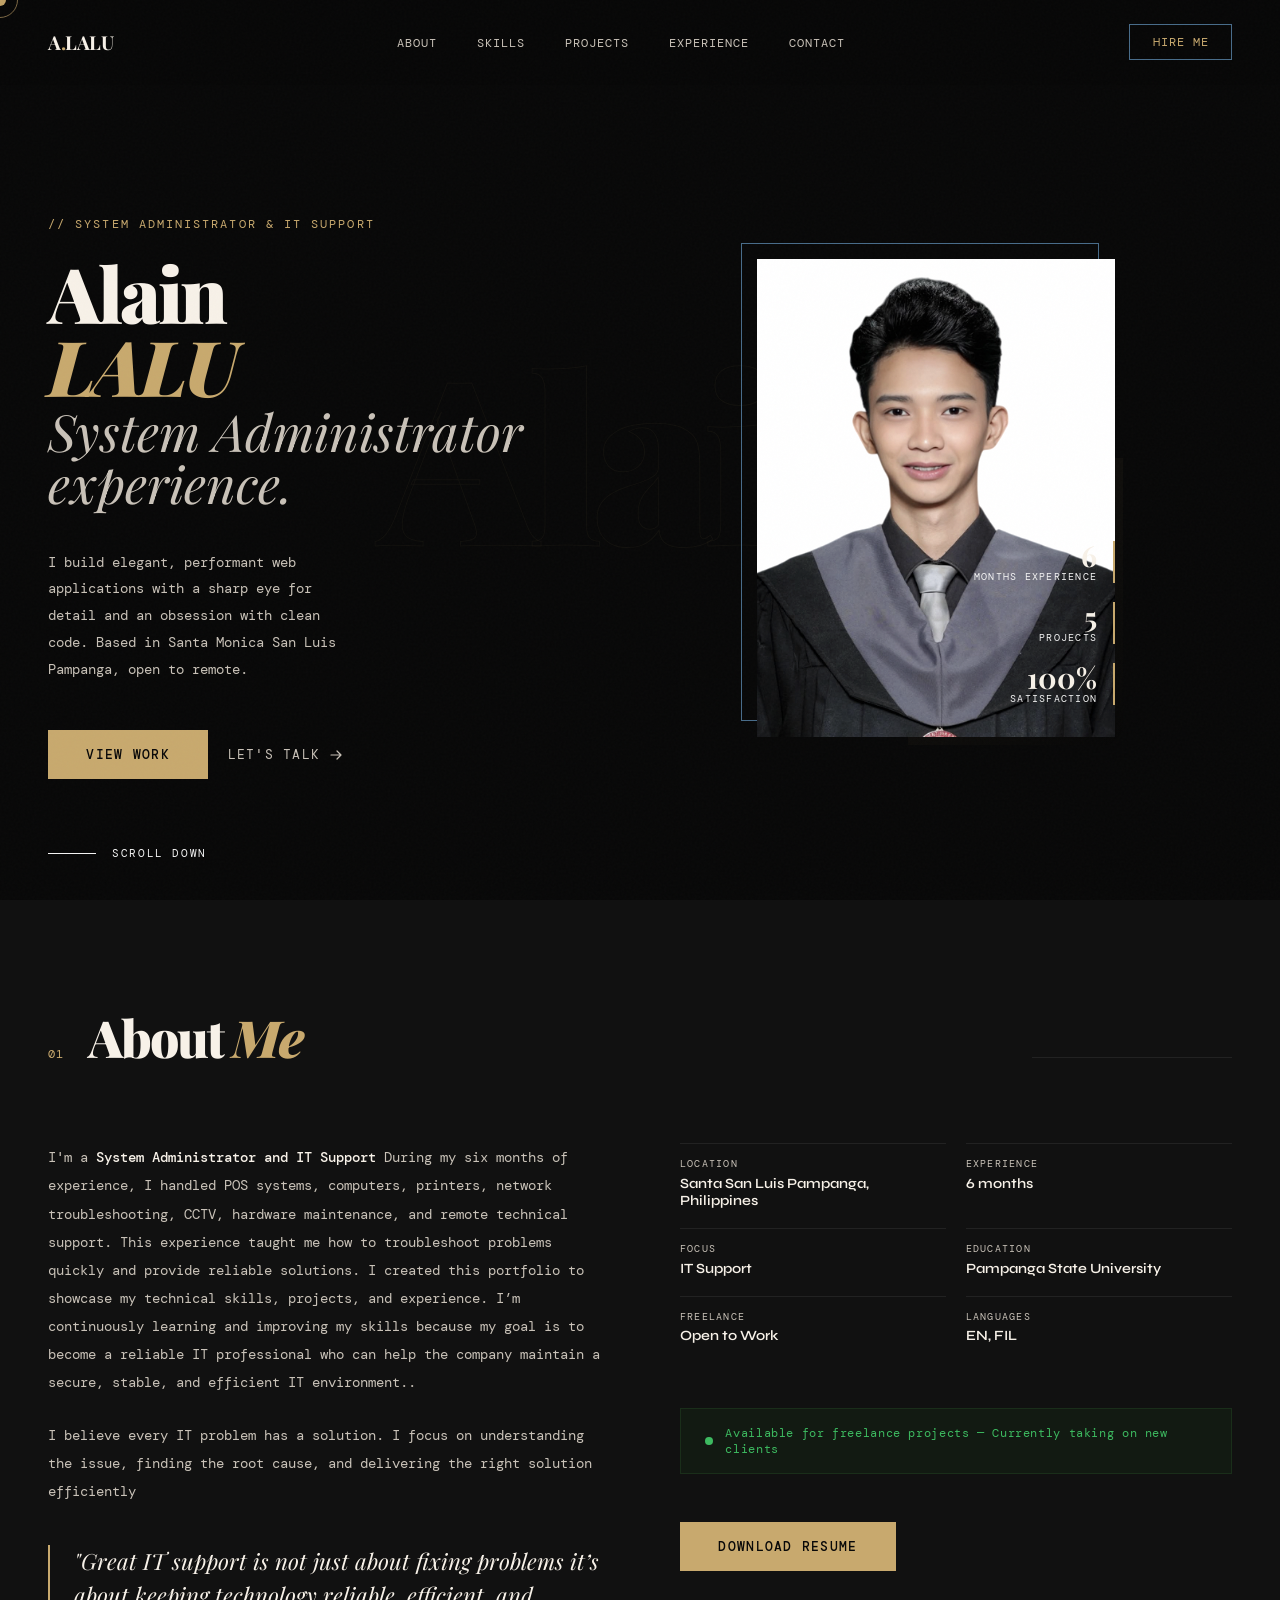
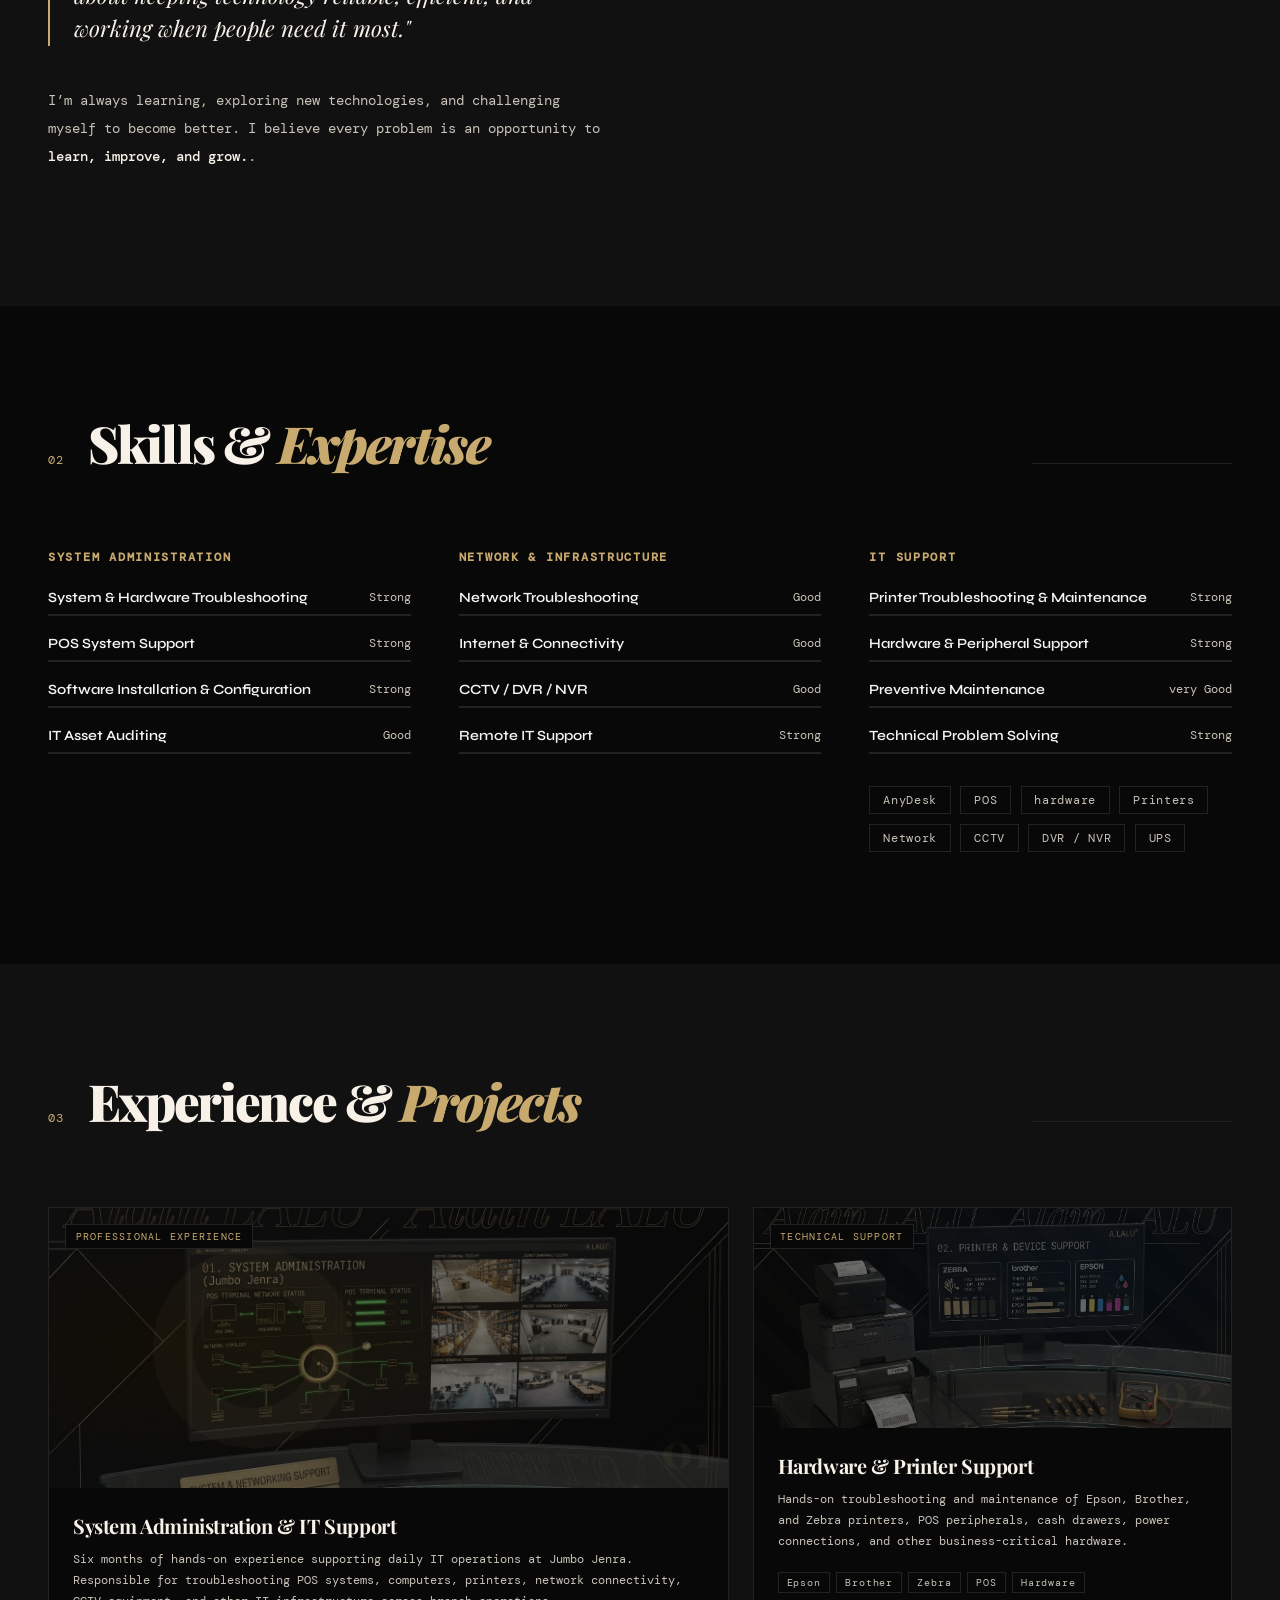
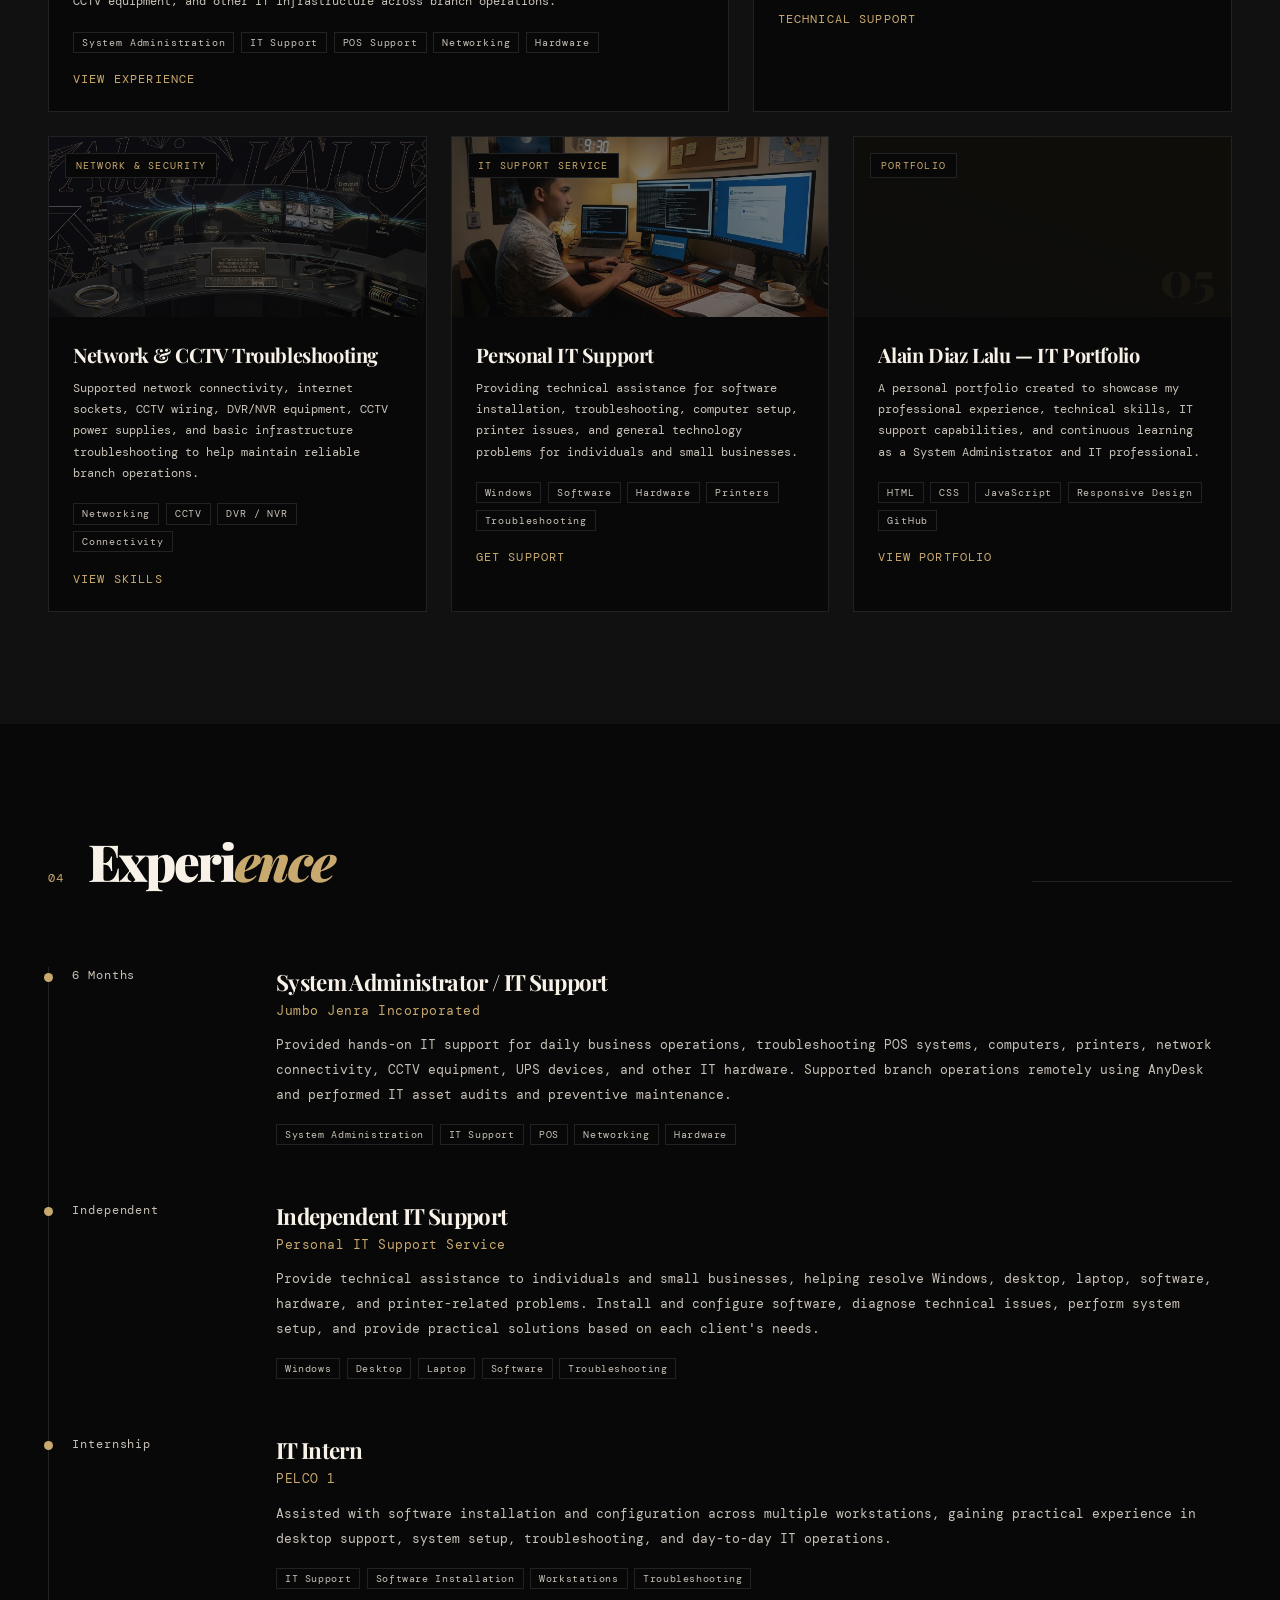
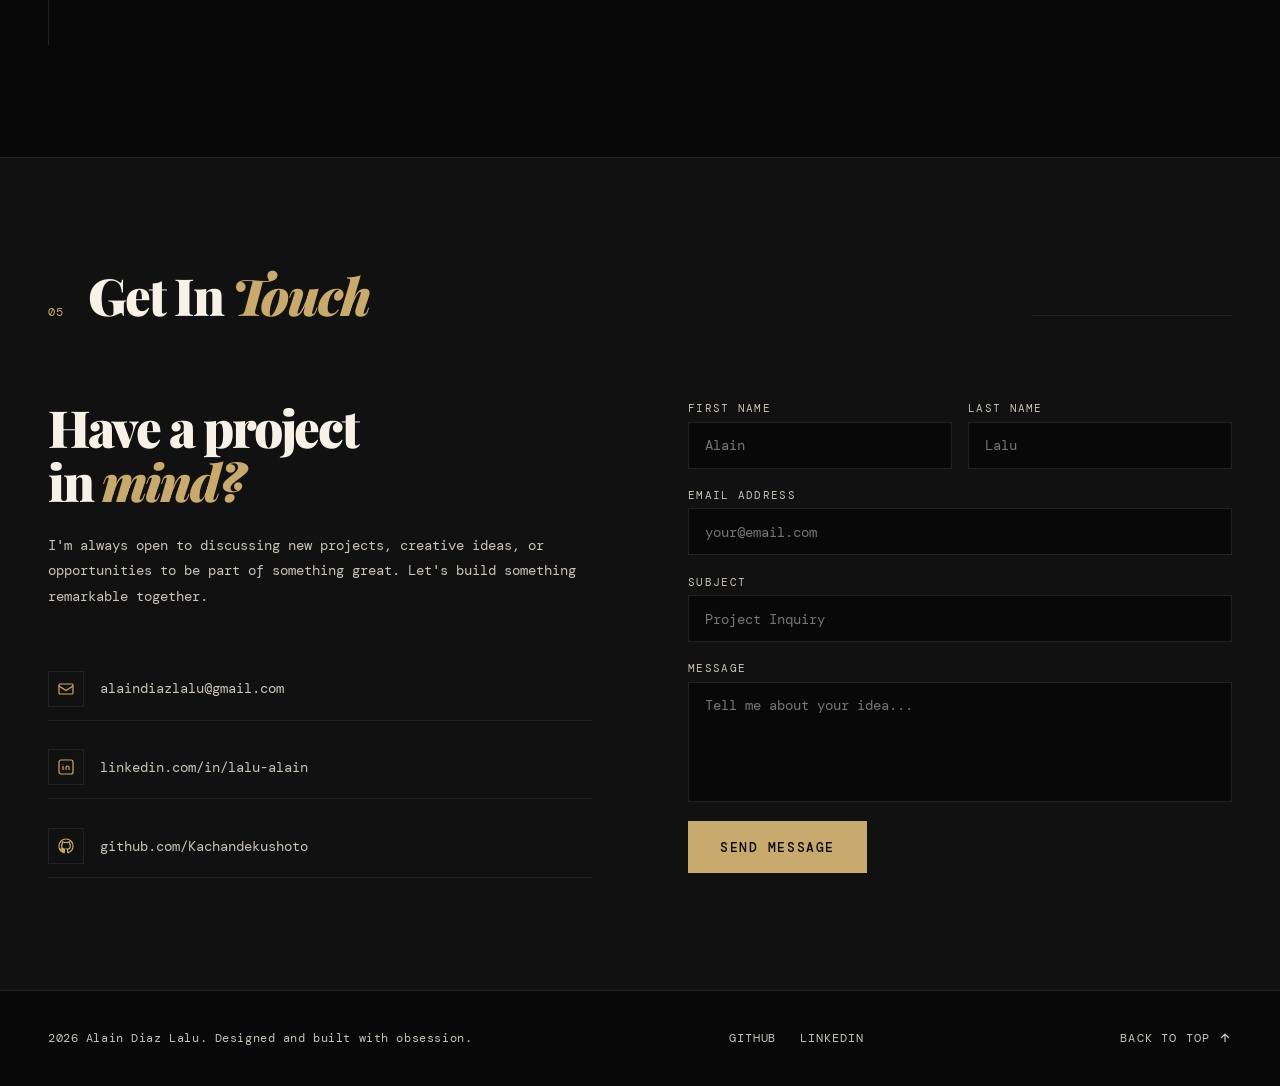
<file: index.html>
<!DOCTYPE html>
<html lang="en">
<head>
<meta charset="UTF-8" />
<meta name="viewport" content="width=device-width, initial-scale=1.0"/>
<title>Alain Diaz Lalu — Portfolio</title>
<link href="https://fonts.googleapis.com/css2?family=Playfair+Display:ital,wght@0,400;0,700;0,900;1,400;1,700&family=DM+Mono:ital,wght@0,300;0,400;0,500;1,300&family=Syne:wght@400;600;700;800&display=swap" rel="stylesheet"/>
<link rel="stylesheet" href="styles.css" />
</head>
<body>

<div id="cursor"></div>
<div id="cursor-ring"></div>

<!-- ─── NAV ─── -->
<nav id="navbar">
  <a href="#hero" class="nav-logo">A<span>.</span>LALU</a>
  <ul class="nav-links">
    <li><a href="#about">About</a></li>
    <li><a href="#skills">Skills</a></li>
    <li><a href="#projects">Projects</a></li>
    <li><a href="#experience">Experience</a></li>
    <li><a href="#contact">Contact</a></li>
  </ul>
  <a href="#contact" class="nav-cta">Hire Me</a>
  <button class="hamburger" id="hamburger" aria-label="Menu">
    <span></span><span></span><span></span>
  </button>
</nav>

<!-- Mobile Menu -->
<div class="mobile-menu" id="mobileMenu">
  <a href="#about" class="mobile-link">About</a>
  <a href="#skills" class="mobile-link">Skills</a>
  <a href="#projects" class="mobile-link">Projects</a>
  <a href="#experience" class="mobile-link">Experience</a>
  <a href="#contact" class="mobile-link">Contact</a>
</div>

<!-- ─── HERO ─── -->
<section id="hero">
  <div class="hero-bg-text">Alain</div>

  <div class="hero-left">
    <p class="hero-tag">// System Administrator &amp; IT SUPPORT</p>
    <h1 class="hero-name">Alain<br/><em>LALU</em></h1>
    <p class="hero-title">System Administrator<br/>experience.</p>
    <p class="hero-desc">
      I build elegant, performant web applications with a sharp eye for detail and an obsession with clean code. Based in Santa Monica San Luis Pampanga, open to remote.
    </p>
    <div class="hero-actions">
      <a href="#projects" class="btn-primary">View Work</a>
      <a href="#contact" class="btn-ghost">
        Let's Talk
        <svg width="16" height="16" viewBox="0 0 16 16" fill="none">
          <path d="M3 8H13M9 4L13 8L9 12" stroke="currentColor" stroke-width="1.2" stroke-linecap="round" stroke-linejoin="round"/>
        </svg>
      </a>
    </div>
  </div>

  <div class="hero-right">
    <div class="hero-image-wrap">
      <img src="LALU_ALAIN.png" alt="System Administrator & IT Support" class="hero-avatar" />
      <div class="hero-stats">
        <div class="stat-item">
          <div class="stat-num">6</div>
          <div class="stat-label">Months Experience</div>
        </div>
        <div class="stat-item">
          <div class="stat-num">5</div>
          <div class="stat-label">Projects</div>
        </div>
        <div class="stat-item">
          <div class="stat-num">100%</div>
          <div class="stat-label">Satisfaction</div>
        </div>
      </div>
    </div>
  </div>

  <div class="scroll-indicator">
    <div class="scroll-line"></div>
    <span class="scroll-text">Scroll Down</span>
  </div>
</section>

<!-- ─── ABOUT ─── -->
<section id="about">
  <div class="section-header reveal">
    <span class="section-num">01</span>
    <h2 class="section-title">About <em>Me</em></h2>
    <div class="section-line"></div>
  </div>
  <div class="about-grid">
    <div class="about-text reveal">
      <p>I'm a <strong> System Administrator and IT Support</strong> During my six months of experience, I handled POS systems, computers, printers, network troubleshooting, CCTV, hardware maintenance, and remote technical support. This experience taught me how to troubleshoot problems quickly and provide reliable solutions.
I created this portfolio to showcase my technical skills, projects, and experience. I’m continuously learning and improving my skills because my goal is to become a reliable IT professional who can help the company maintain a secure, stable, and efficient IT environment..</p>
      <p>I believe every IT problem has a solution. I focus on understanding the issue, finding the root cause, and delivering the right solution efficiently</p>
      <div class="about-quote">
        <blockquote>"Great IT support is not just about fixing problems it’s about keeping technology reliable, efficient, and working when people need it most."</blockquote>
      </div>
      <p>I’m always learning, exploring new technologies, and challenging myself to become better. I believe every problem is an opportunity to <strong>learn, improve, and grow.</strong>.</p>
    </div>
    <div class="about-right reveal reveal-delay-2">
      <div class="info-grid">
        <div class="info-item">
          <div class="info-label">Location</div>
          <div class="info-value">Santa San Luis Pampanga, Philippines</div>
        </div>
        <div class="info-item">
          <div class="info-label">Experience</div>
          <div class="info-value">6 months</div>
        </div>
        <div class="info-item">
          <div class="info-label">Focus</div>
          <div class="info-value">IT Support</div>
        </div>
        <div class="info-item">
          <div class="info-label">Education</div>
          <div class="info-value">Pampanga State University</div>
        </div>
        <div class="info-item">
          <div class="info-label">Freelance</div>
          <div class="info-value">Open to Work </div>
        </div>
        <div class="info-item">
          <div class="info-label">Languages</div>
          <div class="info-value">EN, FIL</div>
        </div>
      </div>
      <div class="availability">
        <div class="avail-dot"></div>
        <span class="avail-text">Available for freelance projects — Currently taking on new clients</span>
      </div>
      <a href="ALAIN_DIAZ_LALU.pdf" class="btn-primary resume-download" download>Download Resume</a>
    </div>
  </div>
</section>

<!-- ─── SKILLS ─── -->
<section id="skills">
  <div class="section-header reveal">
    <span class="section-num">02</span>
    <h2 class="section-title">Skills &amp; <em>Expertise</em></h2>
    <div class="section-line"></div>
  </div>

  <div class="skills-container">

    <!-- SYSTEM ADMINISTRATION -->
    <div class="skill-category reveal">
      <h3>System Administration</h3>

      <div class="skill-item">
        <div class="skill-header">
          <span class="skill-name">System &amp; Hardware Troubleshooting</span>
          <span class="skill-pct">Strong</span>
        </div>
        <div class="skill-bar">
          <div class="skill-fill" data-width="0.88"></div>
        </div>
      </div>

      <div class="skill-item">
        <div class="skill-header">
          <span class="skill-name">POS System Support</span>
          <span class="skill-pct">Strong</span>
        </div>
        <div class="skill-bar">
          <div class="skill-fill" data-width="0.90"></div>
        </div>
      </div>

      <div class="skill-item">
        <div class="skill-header">
          <span class="skill-name">Software Installation &amp; Configuration</span>
          <span class="skill-pct">Strong</span>
        </div>
        <div class="skill-bar">
          <div class="skill-fill" data-width="0.90"></div>
        </div>
      </div>

      <div class="skill-item">
        <div class="skill-header">
          <span class="skill-name">IT Asset Auditing</span>
          <span class="skill-pct">Good</span>
        </div>
        <div class="skill-bar">
          <div class="skill-fill" data-width="0.80"></div>
        </div>
      </div>
    </div>


    <!-- NETWORK & INFRASTRUCTURE -->
    <div class="skill-category reveal reveal-delay-1">
      <h3>Network &amp; Infrastructure</h3>

      <div class="skill-item">
        <div class="skill-header">
          <span class="skill-name">Network Troubleshooting</span>
          <span class="skill-pct">Good</span>
        </div>
        <div class="skill-bar">
          <div class="skill-fill" data-width="0.82"></div>
        </div>
      </div>

      <div class="skill-item">
        <div class="skill-header">
          <span class="skill-name">Internet &amp; Connectivity</span>
          <span class="skill-pct">Good</span>
        </div>
        <div class="skill-bar">
          <div class="skill-fill" data-width="0.80"></div>
        </div>
      </div>

      <div class="skill-item">
        <div class="skill-header">
          <span class="skill-name">CCTV / DVR / NVR</span>
          <span class="skill-pct">Good</span>
        </div>
        <div class="skill-bar">
          <div class="skill-fill" data-width="0.75"></div>
        </div>
      </div>

      <div class="skill-item">
        <div class="skill-header">
          <span class="skill-name">Remote IT Support</span>
          <span class="skill-pct">Strong</span>
        </div>
        <div class="skill-bar">
          <div class="skill-fill" data-width="0.85"></div>
        </div>
      </div>
    </div>


    <!-- IT SUPPORT -->
    <div class="skill-category reveal reveal-delay-2">
      <h3>IT Support</h3>

      <div class="skill-item">
        <div class="skill-header">
          <span class="skill-name">Printer Troubleshooting &amp; Maintenance</span>
          <span class="skill-pct">Strong</span>
        </div>
        <div class="skill-bar">
          <div class="skill-fill" data-width="0.90"></div>
        </div>
      </div>

      <div class="skill-item">
        <div class="skill-header">
          <span class="skill-name">Hardware &amp; Peripheral Support</span>
          <span class="skill-pct">Strong</span>
        </div>
        <div class="skill-bar">
          <div class="skill-fill" data-width="0.88"></div>
        </div>
      </div>

      <div class="skill-item">
        <div class="skill-header">
          <span class="skill-name">Preventive Maintenance</span>
          <span class="skill-pct">very Good</span>
        </div>
        <div class="skill-bar">
          <div class="skill-fill" data-width="0.80"></div>
        </div>
      </div>

      <div class="skill-item">
        <div class="skill-header">
          <span class="skill-name">Technical Problem Solving</span>
          <span class="skill-pct">Strong</span>
        </div>
        <div class="skill-bar">
          <div class="skill-fill" data-width="0.90"></div>
        </div>
      </div>

      <div class="tech-tags">
        <span class="tech-tag">AnyDesk</span>
        <span class="tech-tag">POS</span>
        <span class="tech-tag">hardware</span>
        <span class="tech-tag">Printers</span>
        <span class="tech-tag">Network </span>
        <span class="tech-tag">CCTV</span>
        <span class="tech-tag">DVR / NVR</span>
        <span class="tech-tag">UPS</span>
      </div>
    </div>

  </div>
</section>

<!-- ─── PROJECTS ─── -->
<!-- ─── EXPERIENCE & PROJECTS ─── -->
<section id="projects">
  <div class="section-header reveal">
    <span class="section-num">03</span>
    <h2 class="section-title">Experience &amp; <em>Projects</em></h2>
    <div class="section-line"></div>
  </div>

  <div class="projects-grid">

    <!-- PROJECT 01 -->
    <div class="project-card reveal">
      <div class="project-thumb">
        <img src="SystemAdmin&ITsupport.jpg" alt="System Administration and IT Support" />
        <div class="project-thumb-pattern proj-t1"></div>
        <span class="project-label">Professional Experience</span>
        <span class="project-num">01</span>
      </div>

      <div class="project-info">
        <h3 class="project-title">System Administration &amp; IT Support</h3>

        <p class="project-desc">
          Six months of hands-on experience supporting daily IT operations at
          Jumbo Jenra. Responsible for troubleshooting POS systems, computers,
          printers, network connectivity, CCTV equipment, and other IT
          infrastructure across branch operations.
        </p>

        <div class="project-tech">
          <span>System Administration</span>
          <span>IT Support</span>
          <span>POS Support</span>
          <span>Networking</span>
          <span>Hardware</span>
        </div>

        <div class="project-links">
          <a href="#experience" class="project-link">
            View Experience
          </a>
        </div>
      </div>
    </div>


    <!-- PROJECT 02 -->
    <div class="project-card reveal reveal-delay-1">
      <div class="project-thumb">
        <img src="technicalsupp.jpg" alt="Technical Support" />
        <div class="project-thumb-pattern proj-t2"></div>
        <span class="project-label">Technical Support</span>
        <span class="project-num">02</span>
      </div>

      <div class="project-info">
        <h3 class="project-title">Hardware &amp; Printer Support</h3>

        <p class="project-desc">
          Hands-on troubleshooting and maintenance of Epson, Brother, and Zebra
          printers, POS peripherals, cash drawers, power connections, and other
          business-critical hardware.
        </p>

        <div class="project-tech">
          <span>Epson</span>
          <span>Brother</span>
          <span>Zebra</span>
          <span>POS</span>
          <span>Hardware</span>
        </div>

        <div class="project-links">
          <a href="#contact" class="project-link">
            Technical Support
          </a>
        </div>
      </div>
    </div>


    <!-- PROJECT 03 -->
    <div class="project-card reveal">
      <div class="project-thumb">
        <img src="Network&Security.jpg" alt="Network and Security" />
        <div class="project-thumb-pattern proj-t3"></div>
        <span class="project-label">Network &amp; Security</span>
        <span class="project-num">03</span>
      </div>

      <div class="project-info">
        <h3 class="project-title">Network &amp; CCTV Troubleshooting</h3>

        <p class="project-desc">
          Supported network connectivity, internet sockets, CCTV wiring,
          DVR/NVR equipment, CCTV power supplies, and basic infrastructure
          troubleshooting to help maintain reliable branch operations.
        </p>

        <div class="project-tech">
          <span>Networking</span>
          <span>CCTV</span>
          <span>DVR / NVR</span>
          <span>Connectivity</span>
        </div>

        <div class="project-links">
          <a href="#skills" class="project-link">
            View Skills
          </a>
        </div>
      </div>
    </div>


    <!-- PROJECT 04 -->
    <div class="project-card reveal reveal-delay-1">
      <div class="project-thumb">
        <img src="SideHustle.jpg" alt="Side Hustle" />
        <div class="project-thumb-pattern proj-t4"></div>
        <span class="project-label">IT Support Service</span>
        <span class="project-num">04</span>
      </div>

      <div class="project-info">
        <h3 class="project-title">Personal IT Support</h3>

        <p class="project-desc">
          Providing technical assistance for software installation,
          troubleshooting, computer setup, printer issues, and general
          technology problems for individuals and small businesses.
        </p>

        <div class="project-tech">
          <span>Windows</span>
          <span>Software</span>
          <span>Hardware</span>
          <span>Printers</span>
          <span>Troubleshooting</span>
        </div>

        <div class="project-links">
          <a href="#contact" class="project-link">
            Get Support
          </a>
        </div>
      </div>
    </div>


    <!-- PROJECT 05 -->
    <div class="project-card reveal reveal-delay-2">
      <div class="project-thumb">
        <div class="project-thumb-pattern proj-t5"></div>
        <span class="project-label">Portfolio</span>
        <span class="project-num">05</span>
      </div>

      <div class="project-info">
        <h3 class="project-title">Alain Diaz Lalu — IT Portfolio</h3>

        <p class="project-desc">
          A personal portfolio created to showcase my professional experience,
          technical skills, IT support capabilities, and continuous learning
          as a System Administrator and IT professional.
        </p>

        <div class="project-tech">
          <span>HTML</span>
          <span>CSS</span>
          <span>JavaScript</span>
          <span>Responsive Design</span>
          <span>GitHub</span>
        </div>

        <div class="project-links">
          <a href="#hero" class="project-link">
            View Portfolio
          </a>
        </div>
      </div>
    </div>

  </div>
</section>
<!-- ─── EXPERIENCE ─── -->
<!-- ─── EXPERIENCE ─── -->
<section id="experience">
  <div class="section-header reveal">
    <span class="section-num">04</span>
    <h2 class="section-title">Experi<em>ence</em></h2>
    <div class="section-line"></div>
  </div>

  <div class="timeline">

    <!-- JUMBO JENRA -->
    <div class="timeline-item reveal">
      <div class="timeline-date">6 Months</div>

      <div class="timeline-content">
        <div class="timeline-role">
          System Administrator / IT Support
        </div>

        <div class="timeline-company">
          Jumbo Jenra Incorporated
        </div>

        <p class="timeline-desc">
          Provided hands-on IT support for daily business operations,
          troubleshooting POS systems, computers, printers, network
          connectivity, CCTV equipment, UPS devices, and other IT hardware.
          Supported branch operations remotely using AnyDesk and performed
          IT asset audits and preventive maintenance.
        </p>

        <div class="timeline-tags">
          <span>System Administration</span>
          <span>IT Support</span>
          <span>POS</span>
          <span>Networking</span>
          <span>Hardware</span>
        </div>
      </div>
    </div>


    <!-- IT SUPPORT SIDE HUSTLE -->
    <div class="timeline-item reveal reveal-delay-1">
      <div class="timeline-date">Independent</div>

      <div class="timeline-content">
        <div class="timeline-role">
          Independent IT Support
        </div>

        <div class="timeline-company">
          Personal IT Support Service
        </div>

        <p class="timeline-desc">
          Provide technical assistance to individuals and small businesses,
          helping resolve Windows, desktop, laptop, software, hardware, and
          printer-related problems. Install and configure software, diagnose
          technical issues, perform system setup, and provide practical
          solutions based on each client's needs.
        </p>

        <div class="timeline-tags">
          <span>Windows</span>
          <span>Desktop</span>
          <span>Laptop</span>
          <span>Software</span>
          <span>Troubleshooting</span>
        </div>
      </div>
    </div>


    <!-- PELCO -->
    <div class="timeline-item reveal reveal-delay-2">
      <div class="timeline-date">Internship</div>

      <div class="timeline-content">
        <div class="timeline-role">
          IT Intern
        </div>

        <div class="timeline-company">
          PELCO 1
        </div>

        <p class="timeline-desc">
          Assisted with software installation and configuration across
          multiple workstations, gaining practical experience in desktop
          support, system setup, troubleshooting, and day-to-day IT
          operations.
        </p>

        <div class="timeline-tags">
          <span>IT Support</span>
          <span>Software Installation</span>
          <span>Workstations</span>
          <span>Troubleshooting</span>
        </div>
      </div>
    </div>

  </div>
</section>

<!-- ─── CONTACT ─── -->
<section id="contact">
  <div class="section-header reveal">
    <span class="section-num">05</span>
    <h2 class="section-title">Get In <em>Touch</em></h2>
    <div class="section-line"></div>
  </div>
  <div class="contact-grid">
    <div class="contact-left reveal">
      <h3 class="contact-heading">Have a project<br/>in <em>mind?</em></h3>
      <p class="contact-sub">I'm always open to discussing new projects, creative ideas, or opportunities to be part of something great. Let's build something remarkable together.</p>
      <div class="contact-methods">
        <a href="mailto:alaindiazlalu@gmail.com" class="contact-method">
          <div class="contact-method-icon">
            <svg width="16" height="16" viewBox="0 0 16 16" fill="none" stroke="currentColor" stroke-width="1.2">
              <rect x="1" y="3" width="14" height="10" rx="1"/>
              <path d="M1 5L8 9.5L15 5"/>
            </svg>
          </div>
          alaindiazlalu@gmail.com
        </a>
        <a href="https://linkedin.com" class="contact-method" target="_blank">
          <div class="contact-method-icon">
            <svg width="16" height="16" viewBox="0 0 16 16" fill="none" stroke="currentColor" stroke-width="1.2">
              <rect x="1" y="1" width="14" height="14" rx="2"/>
              <path d="M5 7V11M5 5V5.5"/>
              <path d="M8 11V8.5C8 7.7 8.7 7 9.5 7C10.3 7 11 7.7 11 8.5V11"/>
            </svg>
          </div>
          linkedin.com/in/lalu-alain
        </a>
        <a href="https://github.com" class="contact-method" target="_blank">
          <div class="contact-method-icon">
            <svg width="16" height="16" viewBox="0 0 16 16" fill="none" stroke="currentColor" stroke-width="1.2">
              <path d="M8 1C4.13 1 1 4.13 1 8C1 11.1 3.05 13.72 5.88 14.65C6.23 14.71 6.36 14.5 6.36 14.31V13.12C4.43 13.54 4.02 12.22 4.02 12.22C3.7 11.4 3.24 11.19 3.24 11.19C2.61 10.76 3.29 10.77 3.29 10.77C3.99 10.82 4.36 11.49 4.36 11.49C4.98 12.56 5.97 12.25 6.39 12.07C6.45 11.62 6.63 11.31 6.83 11.14C5.27 10.97 3.63 10.36 3.63 7.64C3.63 6.87 3.9 6.24 4.38 5.75C4.31 5.58 4.07 4.86 4.45 3.9C4.45 3.9 5.03 3.72 6.36 4.62C6.91 4.47 7.46 4.39 8 4.39C8.54 4.39 9.09 4.47 9.64 4.62C10.97 3.72 11.55 3.9 11.55 3.9C11.93 4.86 11.69 5.58 11.62 5.75C12.1 6.24 12.37 6.87 12.37 7.64C12.37 10.37 10.73 10.97 9.16 11.13C9.41 11.34 9.64 11.75 9.64 12.38V14.31C9.64 14.5 9.77 14.72 10.13 14.65C12.96 13.72 15 11.1 15 8C15 4.13 11.87 1 8 1Z"/>
            </svg>
          </div>
          github.com/Kachandekushoto
        </a>
      </div>
    </div>
    <div class="contact-right reveal reveal-delay-2">
      <form class="contact-form" id="contactForm" action="https://formsubmit.co/alaindiazlalu@gmail.com" method="POST">
        <input type="hidden" name="_subject" value="New portfolio contact message"/>
        <input type="hidden" name="_template" value="table"/>
        <input type="hidden" name="_captcha" value="false"/>
        <input type="hidden" name="_replyto" id="replyTo" value=""/>
        <div class="form-row">
          <div class="form-group">
            <label class="form-label" for="fname">First Name</label>
            <input class="form-input" type="text" id="fname" name="first_name" placeholder="Alain" required/>
          </div>
          <div class="form-group">
            <label class="form-label" for="lname">Last Name</label>
            <input class="form-input" type="text" id="lname" name="last_name" placeholder="Lalu" required/>
          </div>
        </div>
        <div class="form-group">
          <label class="form-label" for="email">Email Address</label>
          <input class="form-input" type="email" id="email" name="email" placeholder="your@email.com" required/>
        </div>
        <div class="form-group">
          <label class="form-label" for="subject">Subject</label>
          <input class="form-input" type="text" id="subject" name="subject" placeholder="Project Inquiry"/>
        </div>
        <div class="form-group">
          <label class="form-label" for="message">Message</label>
          <textarea class="form-textarea" id="message" name="message" placeholder="Tell me about your idea..." required></textarea>
        </div>
        <button type="submit" class="submit-btn">Send Message</button>
        <p class="form-status" id="formStatus" role="status" aria-live="polite"></p>
      </form>
    </div>
  </div>
</section>

<!-- ─── FOOTER ─── -->
<footer>
  <p class="footer-copy">2026 Alain Diaz Lalu. Designed and built with obsession.</p>
  <div class="footer-socials">
    <a href="https://github.com/Kachandekushoto" target="_blank" rel="noopener noreferrer">GitHub</a>
    <a href="https://www.linkedin.com/in/lalu-alain" target="_blank" rel="noopener noreferrer">LinkedIn</a>
  </div>
  <a href="#hero" class="back-top">
    Back to Top
    <svg width="14" height="14" viewBox="0 0 14 14" fill="none" stroke="currentColor" stroke-width="1.2">
      <path d="M7 11V3M3 7L7 3L11 7"/>
    </svg>
  </a>
</footer>

<script src="script.js"></script>
</body>
</html>
</file>
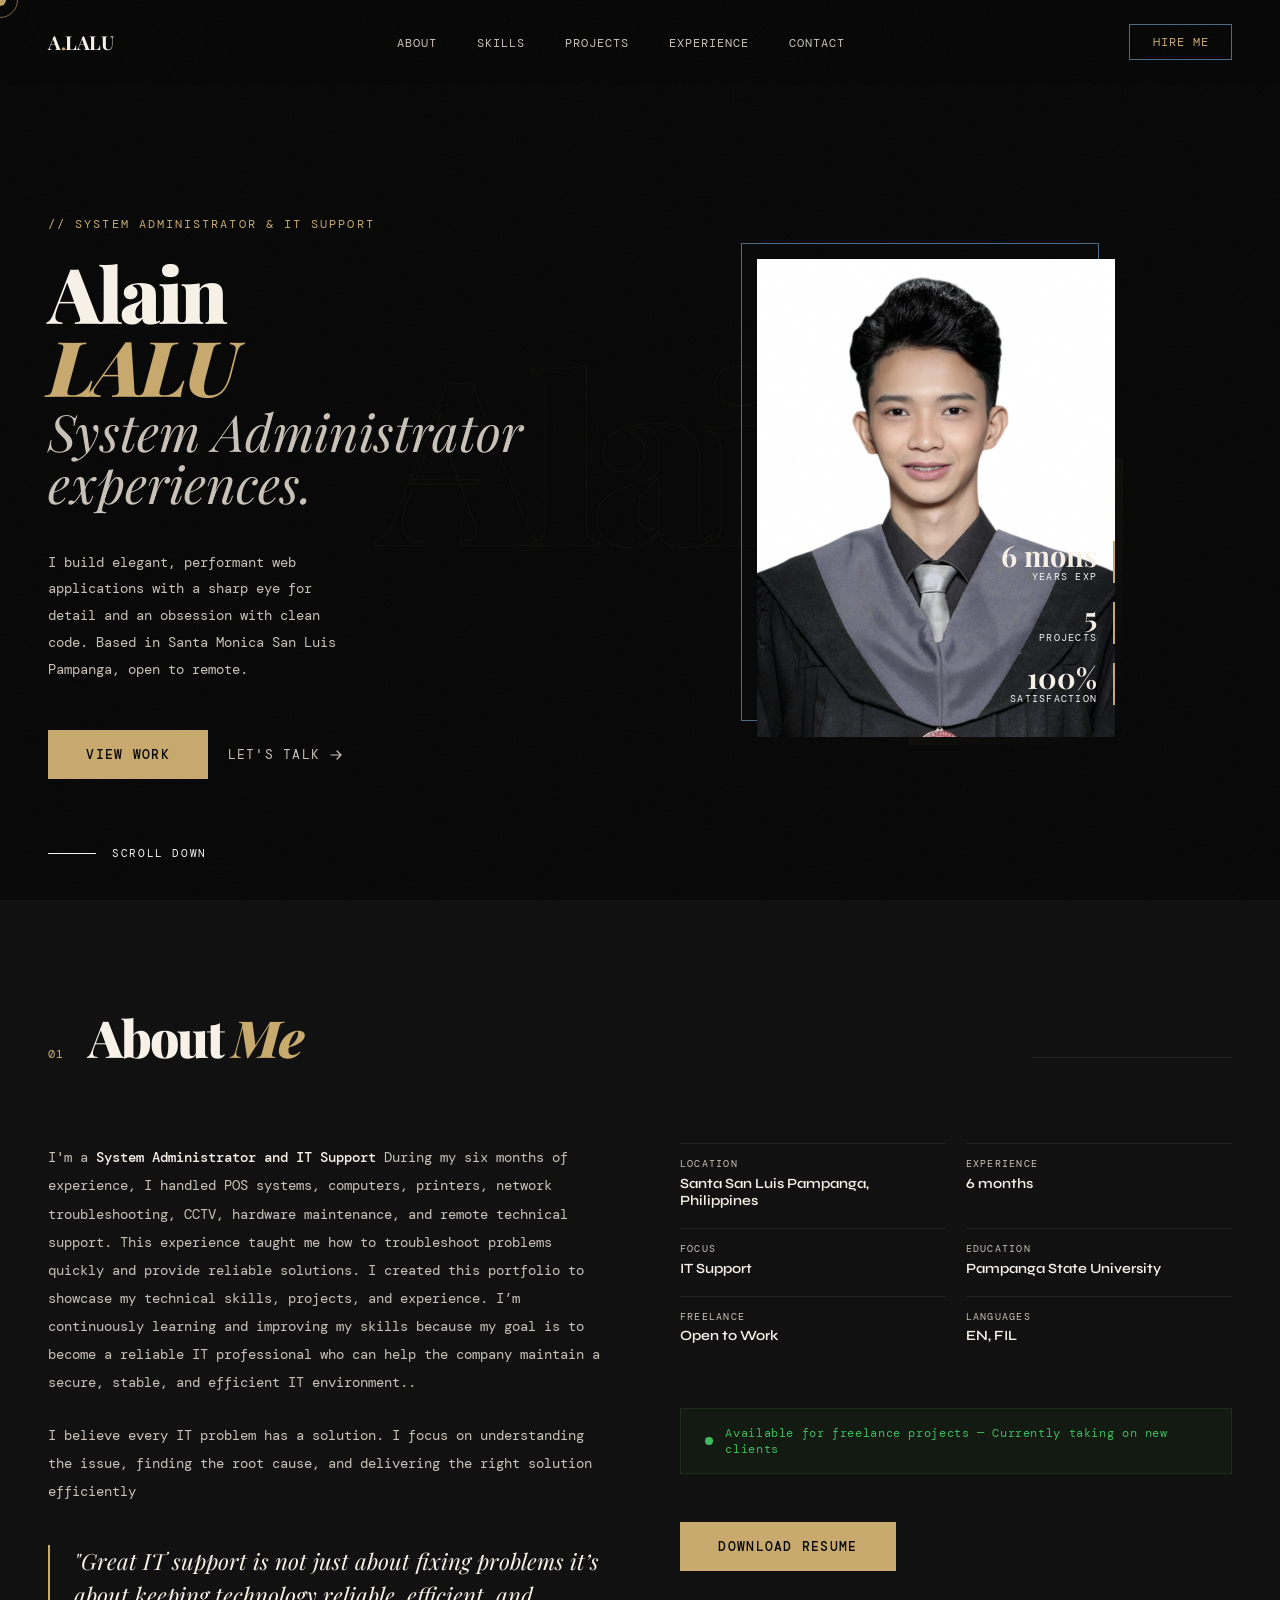
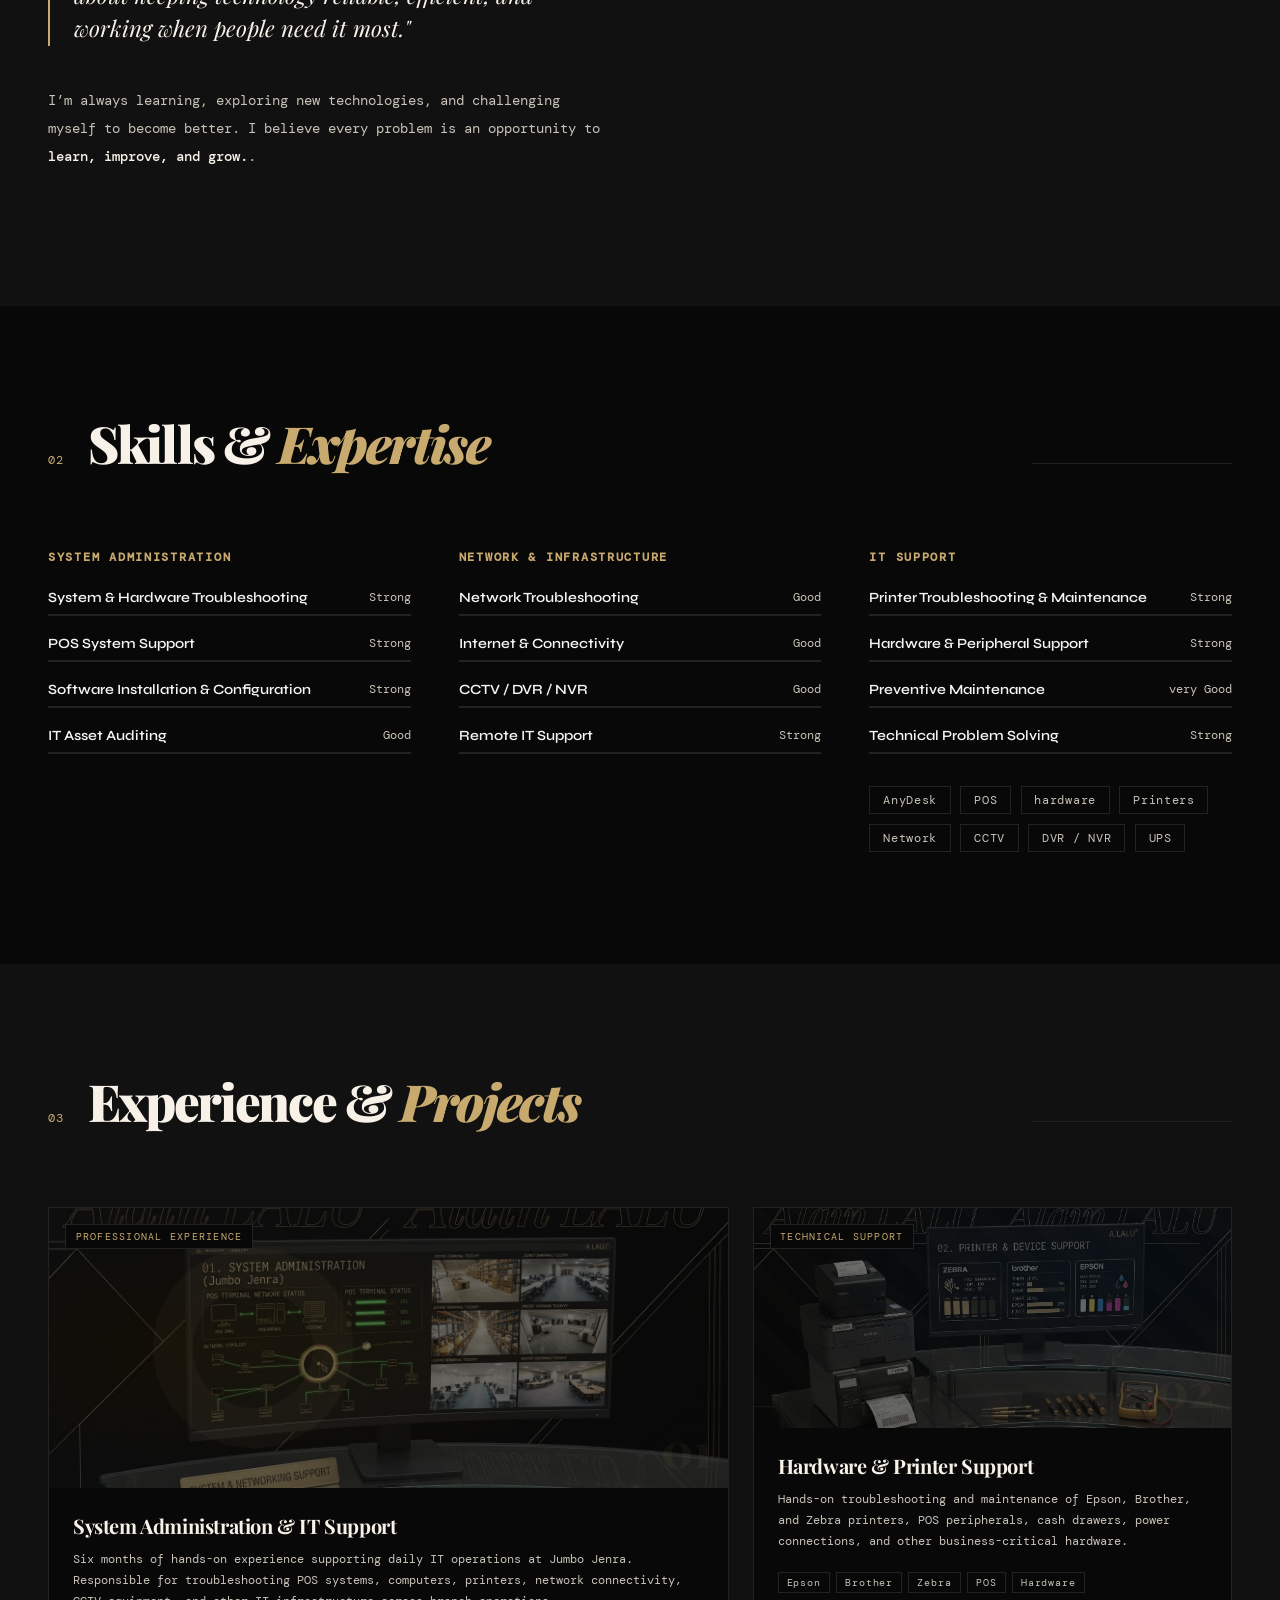
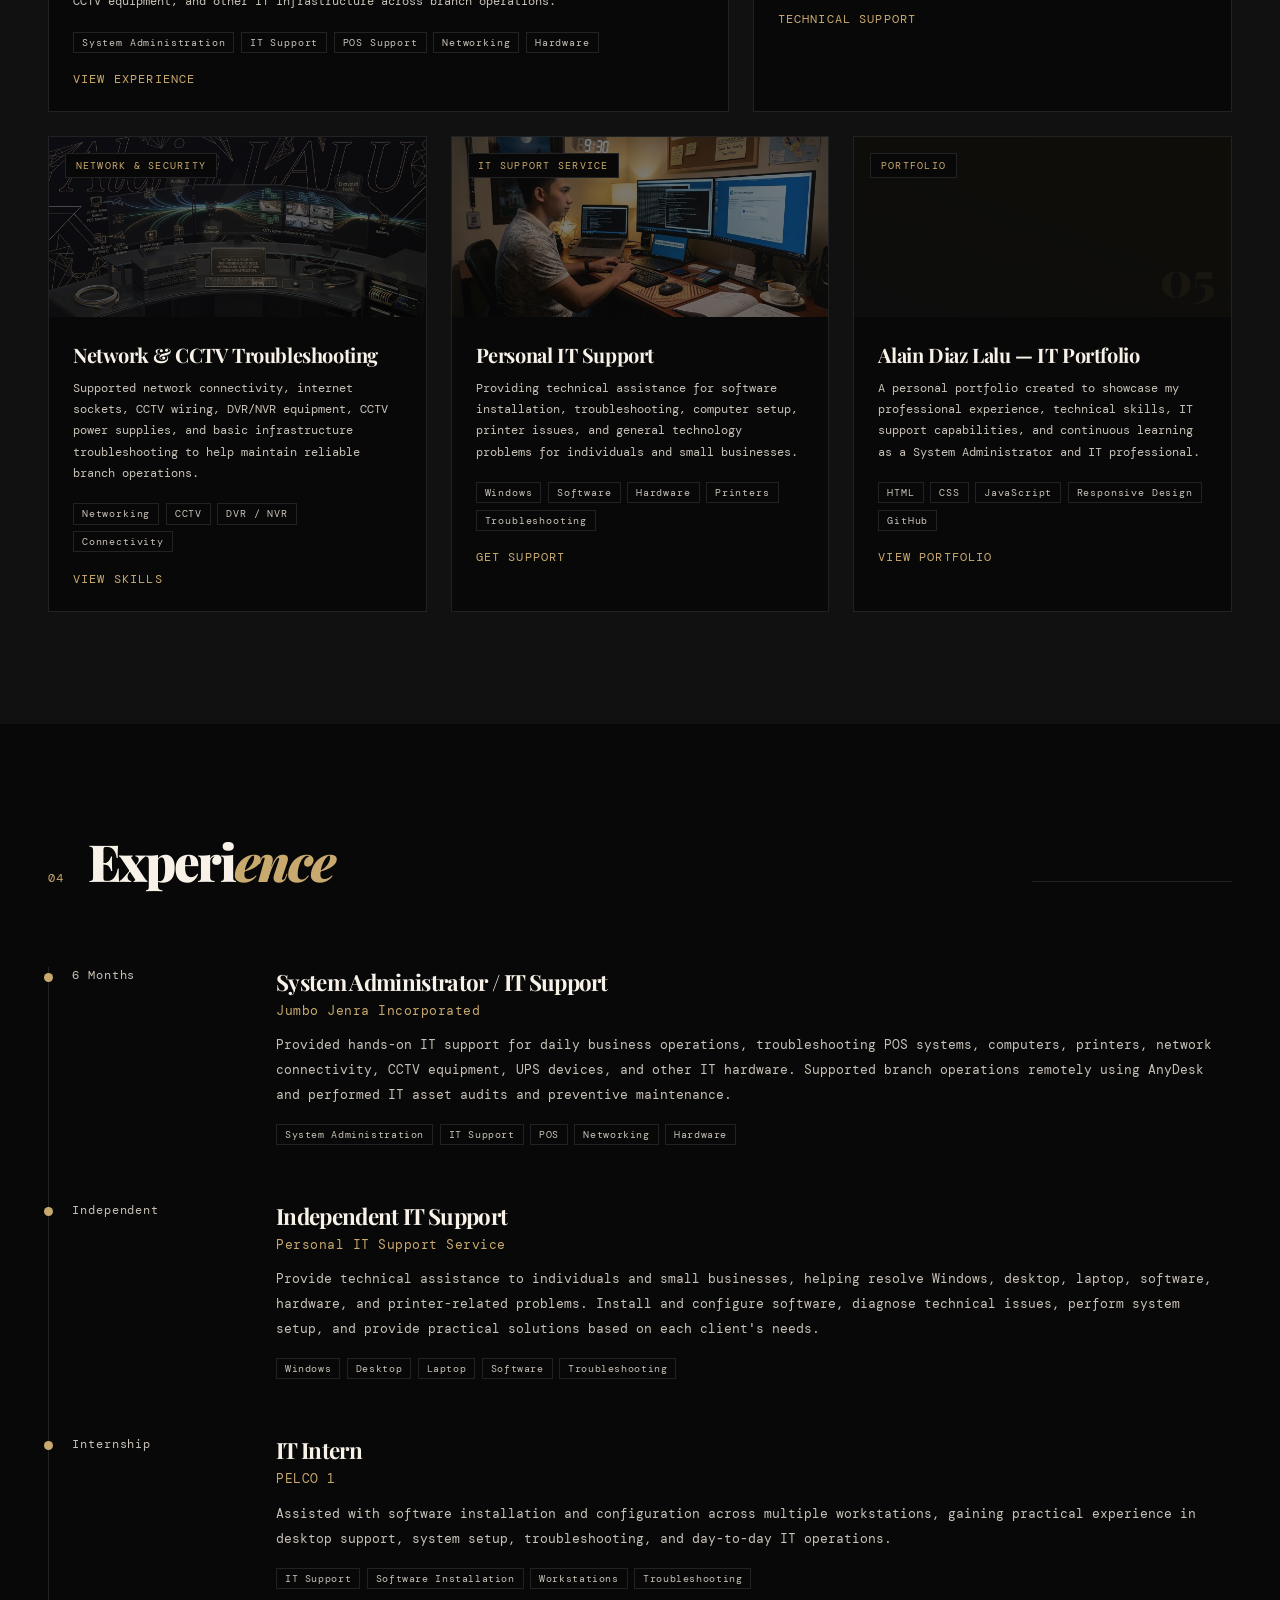
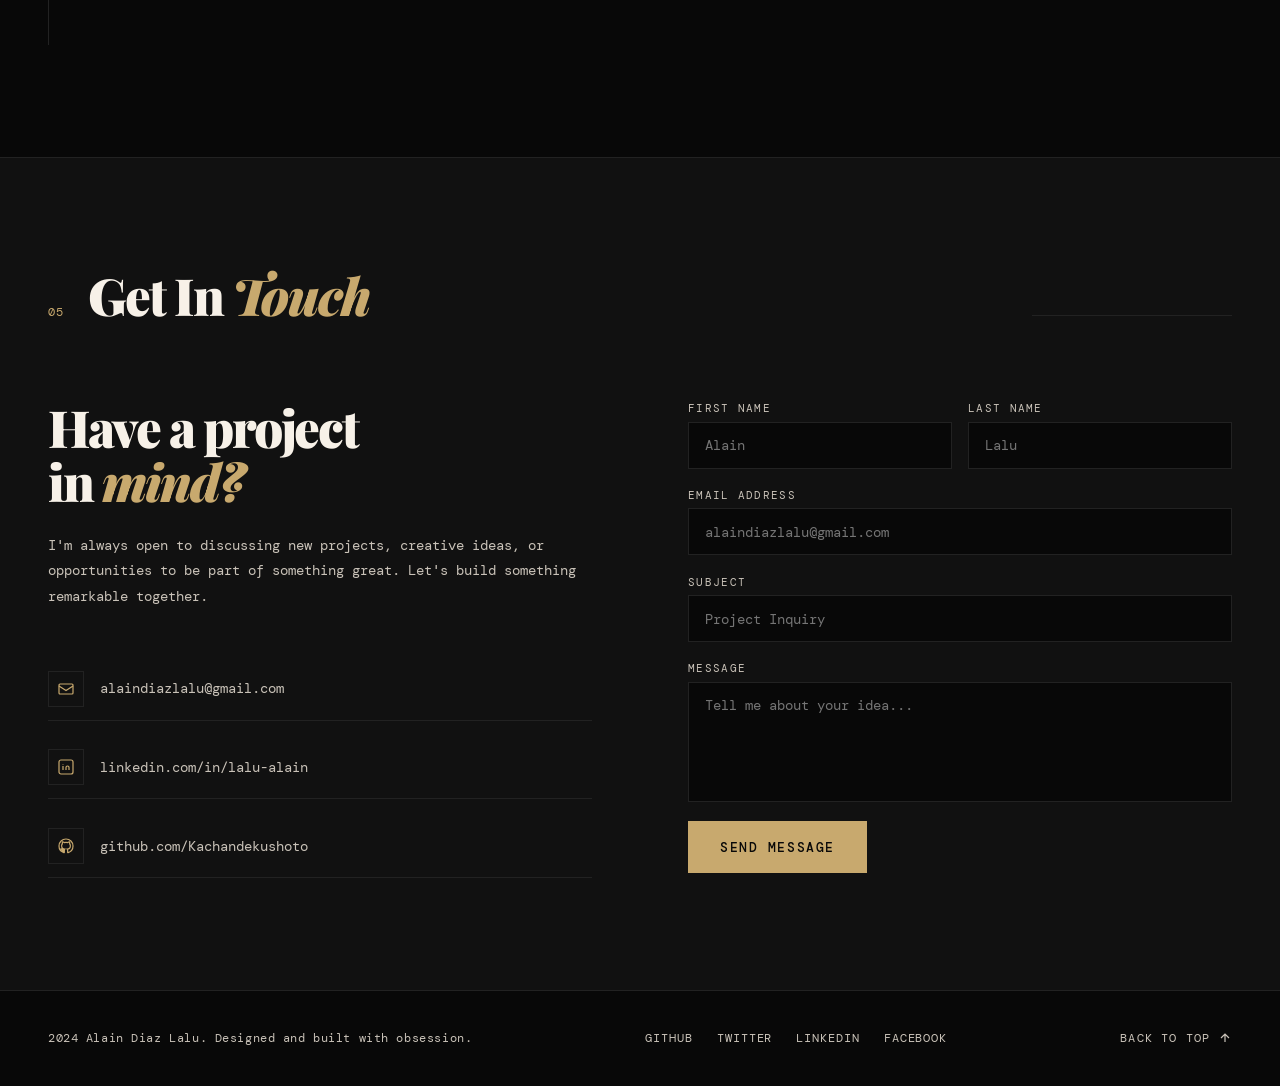
<file: index (1).html>
<!DOCTYPE html>
<html lang="en">
<head>
<meta charset="UTF-8" />
<meta name="viewport" content="width=device-width, initial-scale=1.0"/>
<title>Alain Diaz Lalu — Portfolio</title>
<link href="https://fonts.googleapis.com/css2?family=Playfair+Display:ital,wght@0,400;0,700;0,900;1,400;1,700&family=DM+Mono:ital,wght@0,300;0,400;0,500;1,300&family=Syne:wght@400;600;700;800&display=swap" rel="stylesheet"/>
<link rel="stylesheet" href="styles.css" />
</head>
<body>

<div id="cursor"></div>
<div id="cursor-ring"></div>

<!-- ─── NAV ─── -->
<nav id="navbar">
  <a href="#hero" class="nav-logo">A<span>.</span>LALU</a>
  <ul class="nav-links">
    <li><a href="#about">About</a></li>
    <li><a href="#skills">Skills</a></li>
    <li><a href="#projects">Projects</a></li>
    <li><a href="#experience">Experience</a></li>
    <li><a href="#contact">Contact</a></li>
  </ul>
  <a href="#contact" class="nav-cta">Hire Me</a>
  <button class="hamburger" id="hamburger" aria-label="Menu">
    <span></span><span></span><span></span>
  </button>
</nav>

<!-- Mobile Menu -->
<div class="mobile-menu" id="mobileMenu">
  <a href="#about" class="mobile-link">About</a>
  <a href="#skills" class="mobile-link">Skills</a>
  <a href="#projects" class="mobile-link">Projects</a>
  <a href="#experience" class="mobile-link">Experience</a>
  <a href="#contact" class="mobile-link">Contact</a>
</div>

<!-- ─── HERO ─── -->
<section id="hero">
  <div class="hero-bg-text">Alain</div>

  <div class="hero-left">
    <p class="hero-tag">// System Administrator &amp; IT SUPPORT</p>
    <h1 class="hero-name">Alain<br/><em>LALU</em></h1>
    <p class="hero-title">System Administrator<br/>experiences.</p>
    <p class="hero-desc">
      I build elegant, performant web applications with a sharp eye for detail and an obsession with clean code. Based in Santa Monica San Luis Pampanga, open to remote.
    </p>
    <div class="hero-actions">
      <a href="#projects" class="btn-primary">View Work</a>
      <a href="#contact" class="btn-ghost">
        Let's Talk
        <svg width="16" height="16" viewBox="0 0 16 16" fill="none">
          <path d="M3 8H13M9 4L13 8L9 12" stroke="currentColor" stroke-width="1.2" stroke-linecap="round" stroke-linejoin="round"/>
        </svg>
      </a>
    </div>
  </div>

  <div class="hero-right">
    <div class="hero-image-wrap">
      <img src="LALU_ALAIN.png" alt="System Administrator & IT Support" class="hero-avatar" />
      <div class="hero-stats">
        <div class="stat-item">
          <div class="stat-num">6 mons</div>
          <div class="stat-label">Years Exp</div>
        </div>
        <div class="stat-item">
          <div class="stat-num">5</div>
          <div class="stat-label">Projects</div>
        </div>
        <div class="stat-item">
          <div class="stat-num">100%</div>
          <div class="stat-label">Satisfaction</div>
        </div>
      </div>
    </div>
  </div>

  <div class="scroll-indicator">
    <div class="scroll-line"></div>
    <span class="scroll-text">Scroll Down</span>
  </div>
</section>

<!-- ─── ABOUT ─── -->
<section id="about">
  <div class="section-header reveal">
    <span class="section-num">01</span>
    <h2 class="section-title">About <em>Me</em></h2>
    <div class="section-line"></div>
  </div>
  <div class="about-grid">
    <div class="about-text reveal">
      <p>I'm a <strong> System Administrator and IT Support</strong> During my six months of experience, I handled POS systems, computers, printers, network troubleshooting, CCTV, hardware maintenance, and remote technical support. This experience taught me how to troubleshoot problems quickly and provide reliable solutions.
I created this portfolio to showcase my technical skills, projects, and experience. I’m continuously learning and improving my skills because my goal is to become a reliable IT professional who can help the company maintain a secure, stable, and efficient IT environment..</p>
      <p>I believe every IT problem has a solution. I focus on understanding the issue, finding the root cause, and delivering the right solution efficiently</p>
      <div class="about-quote">
        <blockquote>"Great IT support is not just about fixing problems it’s about keeping technology reliable, efficient, and working when people need it most."</blockquote>
      </div>
      <p>I’m always learning, exploring new technologies, and challenging myself to become better. I believe every problem is an opportunity to <strong>learn, improve, and grow.</strong>.</p>
    </div>
    <div class="about-right reveal reveal-delay-2">
      <div class="info-grid">
        <div class="info-item">
          <div class="info-label">Location</div>
          <div class="info-value">Santa San Luis Pampanga, Philippines</div>
        </div>
        <div class="info-item">
          <div class="info-label">Experience</div>
          <div class="info-value">6 months</div>
        </div>
        <div class="info-item">
          <div class="info-label">Focus</div>
          <div class="info-value">IT Support</div>
        </div>
        <div class="info-item">
          <div class="info-label">Education</div>
          <div class="info-value">Pampanga State University</div>
        </div>
        <div class="info-item">
          <div class="info-label">Freelance</div>
          <div class="info-value">Open to Work </div>
        </div>
        <div class="info-item">
          <div class="info-label">Languages</div>
          <div class="info-value">EN, FIL</div>
        </div>
      </div>
      <div class="availability">
        <div class="avail-dot"></div>
        <span class="avail-text">Available for freelance projects — Currently taking on new clients</span>
      </div>
      <a href="LALU_ALAIN_DIAZ.pdf" class="btn-primary" style="align-self:flex-start; margin-top:1rem; display:inline-block; text-decoration:none;">Download Resume</a>
    </div>
  </div>
</section>

<!-- ─── SKILLS ─── -->
<section id="skills">
  <div class="section-header reveal">
    <span class="section-num">02</span>
    <h2 class="section-title">Skills &amp; <em>Expertise</em></h2>
    <div class="section-line"></div>
  </div>

  <div class="skills-container">

    <!-- SYSTEM ADMINISTRATION -->
    <div class="skill-category reveal">
      <h3>System Administration</h3>

      <div class="skill-item">
        <div class="skill-header">
          <span class="skill-name">System &amp; Hardware Troubleshooting</span>
          <span class="skill-pct">Strong</span>
        </div>
        <div class="skill-bar">
          <div class="skill-fill" data-width="0.88"></div>
        </div>
      </div>

      <div class="skill-item">
        <div class="skill-header">
          <span class="skill-name">POS System Support</span>
          <span class="skill-pct">Strong</span>
        </div>
        <div class="skill-bar">
          <div class="skill-fill" data-width="0.90"></div>
        </div>
      </div>

      <div class="skill-item">
        <div class="skill-header">
          <span class="skill-name">Software Installation &amp; Configuration</span>
          <span class="skill-pct">Strong</span>
        </div>
        <div class="skill-bar">
          <div class="skill-fill" data-width="0.90"></div>
        </div>
      </div>

      <div class="skill-item">
        <div class="skill-header">
          <span class="skill-name">IT Asset Auditing</span>
          <span class="skill-pct">Good</span>
        </div>
        <div class="skill-bar">
          <div class="skill-fill" data-width="0.80"></div>
        </div>
      </div>
    </div>


    <!-- NETWORK & INFRASTRUCTURE -->
    <div class="skill-category reveal reveal-delay-1">
      <h3>Network &amp; Infrastructure</h3>

      <div class="skill-item">
        <div class="skill-header">
          <span class="skill-name">Network Troubleshooting</span>
          <span class="skill-pct">Good</span>
        </div>
        <div class="skill-bar">
          <div class="skill-fill" data-width="0.82"></div>
        </div>
      </div>

      <div class="skill-item">
        <div class="skill-header">
          <span class="skill-name">Internet &amp; Connectivity</span>
          <span class="skill-pct">Good</span>
        </div>
        <div class="skill-bar">
          <div class="skill-fill" data-width="0.80"></div>
        </div>
      </div>

      <div class="skill-item">
        <div class="skill-header">
          <span class="skill-name">CCTV / DVR / NVR</span>
          <span class="skill-pct">Good</span>
        </div>
        <div class="skill-bar">
          <div class="skill-fill" data-width="0.75"></div>
        </div>
      </div>

      <div class="skill-item">
        <div class="skill-header">
          <span class="skill-name">Remote IT Support</span>
          <span class="skill-pct">Strong</span>
        </div>
        <div class="skill-bar">
          <div class="skill-fill" data-width="0.85"></div>
        </div>
      </div>
    </div>


    <!-- IT SUPPORT -->
    <div class="skill-category reveal reveal-delay-2">
      <h3>IT Support</h3>

      <div class="skill-item">
        <div class="skill-header">
          <span class="skill-name">Printer Troubleshooting &amp; Maintenance</span>
          <span class="skill-pct">Strong</span>
        </div>
        <div class="skill-bar">
          <div class="skill-fill" data-width="0.90"></div>
        </div>
      </div>

      <div class="skill-item">
        <div class="skill-header">
          <span class="skill-name">Hardware &amp; Peripheral Support</span>
          <span class="skill-pct">Strong</span>
        </div>
        <div class="skill-bar">
          <div class="skill-fill" data-width="0.88"></div>
        </div>
      </div>

      <div class="skill-item">
        <div class="skill-header">
          <span class="skill-name">Preventive Maintenance</span>
          <span class="skill-pct">very Good</span>
        </div>
        <div class="skill-bar">
          <div class="skill-fill" data-width="0.80"></div>
        </div>
      </div>

      <div class="skill-item">
        <div class="skill-header">
          <span class="skill-name">Technical Problem Solving</span>
          <span class="skill-pct">Strong</span>
        </div>
        <div class="skill-bar">
          <div class="skill-fill" data-width="0.90"></div>
        </div>
      </div>

      <div class="tech-tags">
        <span class="tech-tag">AnyDesk</span>
        <span class="tech-tag">POS</span>
        <span class="tech-tag">hardware</span>
        <span class="tech-tag">Printers</span>
        <span class="tech-tag">Network </span>
        <span class="tech-tag">CCTV</span>
        <span class="tech-tag">DVR / NVR</span>
        <span class="tech-tag">UPS</span>
      </div>
    </div>

  </div>
</section>

<!-- ─── PROJECTS ─── -->
<!-- ─── EXPERIENCE & PROJECTS ─── -->
<section id="projects">
  <div class="section-header reveal">
    <span class="section-num">03</span>
    <h2 class="section-title">Experience &amp; <em>Projects</em></h2>
    <div class="section-line"></div>
  </div>

  <div class="projects-grid">

    <!-- PROJECT 01 -->
    <div class="project-card reveal">
      <div class="project-thumb">
        <img src="SystemAdmin&ITsupport.jpg" alt="System Administration and IT Support" />
        <div class="project-thumb-pattern proj-t1"></div>
        <span class="project-label">Professional Experience</span>
        <span class="project-num">01</span>
      </div>

      <div class="project-info">
        <h3 class="project-title">System Administration &amp; IT Support</h3>

        <p class="project-desc">
          Six months of hands-on experience supporting daily IT operations at
          Jumbo Jenra. Responsible for troubleshooting POS systems, computers,
          printers, network connectivity, CCTV equipment, and other IT
          infrastructure across branch operations.
        </p>

        <div class="project-tech">
          <span>System Administration</span>
          <span>IT Support</span>
          <span>POS Support</span>
          <span>Networking</span>
          <span>Hardware</span>
        </div>

        <div class="project-links">
          <a href="#experience" class="project-link">
            View Experience
          </a>
        </div>
      </div>
    </div>


    <!-- PROJECT 02 -->
    <div class="project-card reveal reveal-delay-1">
      <div class="project-thumb">
        <img src="technicalsupp.jpg" alt="Technical Support" />
        <div class="project-thumb-pattern proj-t2"></div>
        <span class="project-label">Technical Support</span>
        <span class="project-num">02</span>
      </div>

      <div class="project-info">
        <h3 class="project-title">Hardware &amp; Printer Support</h3>

        <p class="project-desc">
          Hands-on troubleshooting and maintenance of Epson, Brother, and Zebra
          printers, POS peripherals, cash drawers, power connections, and other
          business-critical hardware.
        </p>

        <div class="project-tech">
          <span>Epson</span>
          <span>Brother</span>
          <span>Zebra</span>
          <span>POS</span>
          <span>Hardware</span>
        </div>

        <div class="project-links">
          <a href="#contact" class="project-link">
            Technical Support
          </a>
        </div>
      </div>
    </div>


    <!-- PROJECT 03 -->
    <div class="project-card reveal">
      <div class="project-thumb" style="height:180px">
        <img src="Network&Security.jpg" alt="Network and Security" />
        <div class="project-thumb-pattern proj-t3"></div>
        <span class="project-label">Network &amp; Security</span>
        <span class="project-num">03</span>
      </div>

      <div class="project-info">
        <h3 class="project-title">Network &amp; CCTV Troubleshooting</h3>

        <p class="project-desc">
          Supported network connectivity, internet sockets, CCTV wiring,
          DVR/NVR equipment, CCTV power supplies, and basic infrastructure
          troubleshooting to help maintain reliable branch operations.
        </p>

        <div class="project-tech">
          <span>Networking</span>
          <span>CCTV</span>
          <span>DVR / NVR</span>
          <span>Connectivity</span>
        </div>

        <div class="project-links">
          <a href="#skills" class="project-link">
            View Skills
          </a>
        </div>
      </div>
    </div>


    <!-- PROJECT 04 -->
    <div class="project-card reveal reveal-delay-1">
      <div class="project-thumb" style="height:180px">
        <img src="SideHustle.jpg" alt="Side Hustle" />
        <div class="project-thumb-pattern proj-t4"></div>
        <span class="project-label">IT Support Service</span>
        <span class="project-num">04</span>
      </div>

      <div class="project-info">
        <h3 class="project-title">Personal IT Support</h3>

        <p class="project-desc">
          Providing technical assistance for software installation,
          troubleshooting, computer setup, printer issues, and general
          technology problems for individuals and small businesses.
        </p>

        <div class="project-tech">
          <span>Windows</span>
          <span>Software</span>
          <span>Hardware</span>
          <span>Printers</span>
          <span>Troubleshooting</span>
        </div>

        <div class="project-links">
          <a href="#contact" class="project-link">
            Get Support
          </a>
        </div>
      </div>
    </div>


    <!-- PROJECT 05 -->
    <div class="project-card reveal reveal-delay-2">
      <div class="project-thumb" style="height:180px">
        <div class="project-thumb-pattern proj-t5"></div>
        <span class="project-label">Portfolio</span>
        <span class="project-num">05</span>
      </div>

      <div class="project-info">
        <h3 class="project-title">Alain Diaz Lalu — IT Portfolio</h3>

        <p class="project-desc">
          A personal portfolio created to showcase my professional experience,
          technical skills, IT support capabilities, and continuous learning
          as a System Administrator and IT professional.
        </p>

        <div class="project-tech">
          <span>HTML</span>
          <span>CSS</span>
          <span>JavaScript</span>
          <span>Responsive Design</span>
          <span>GitHub</span>
        </div>

        <div class="project-links">
          <a href="#" class="project-link">
            View Portfolio
          </a>
        </div>
      </div>
    </div>

  </div>
</section>
<!-- ─── EXPERIENCE ─── -->
<!-- ─── EXPERIENCE ─── -->
<section id="experience">
  <div class="section-header reveal">
    <span class="section-num">04</span>
    <h2 class="section-title">Experi<em>ence</em></h2>
    <div class="section-line"></div>
  </div>

  <div class="timeline">

    <!-- JUMBO JENRA -->
    <div class="timeline-item reveal">
      <div class="timeline-date">6 Months</div>

      <div class="timeline-content">
        <div class="timeline-role">
          System Administrator / IT Support
        </div>

        <div class="timeline-company">
          Jumbo Jenra Incorporated
        </div>

        <p class="timeline-desc">
          Provided hands-on IT support for daily business operations,
          troubleshooting POS systems, computers, printers, network
          connectivity, CCTV equipment, UPS devices, and other IT hardware.
          Supported branch operations remotely using AnyDesk and performed
          IT asset audits and preventive maintenance.
        </p>

        <div class="timeline-tags">
          <span>System Administration</span>
          <span>IT Support</span>
          <span>POS</span>
          <span>Networking</span>
          <span>Hardware</span>
        </div>
      </div>
    </div>


    <!-- IT SUPPORT SIDE HUSTLE -->
    <div class="timeline-item reveal reveal-delay-1">
      <div class="timeline-date">Independent</div>

      <div class="timeline-content">
        <div class="timeline-role">
          Independent IT Support
        </div>

        <div class="timeline-company">
          Personal IT Support Service
        </div>

        <p class="timeline-desc">
          Provide technical assistance to individuals and small businesses,
          helping resolve Windows, desktop, laptop, software, hardware, and
          printer-related problems. Install and configure software, diagnose
          technical issues, perform system setup, and provide practical
          solutions based on each client's needs.
        </p>

        <div class="timeline-tags">
          <span>Windows</span>
          <span>Desktop</span>
          <span>Laptop</span>
          <span>Software</span>
          <span>Troubleshooting</span>
        </div>
      </div>
    </div>


    <!-- PELCO -->
    <div class="timeline-item reveal reveal-delay-2">
      <div class="timeline-date">Internship</div>

      <div class="timeline-content">
        <div class="timeline-role">
          IT Intern
        </div>

        <div class="timeline-company">
          PELCO 1
        </div>

        <p class="timeline-desc">
          Assisted with software installation and configuration across
          multiple workstations, gaining practical experience in desktop
          support, system setup, troubleshooting, and day-to-day IT
          operations.
        </p>

        <div class="timeline-tags">
          <span>IT Support</span>
          <span>Software Installation</span>
          <span>Workstations</span>
          <span>Troubleshooting</span>
        </div>
      </div>
    </div>

  </div>
</section>

<!-- ─── CONTACT ─── -->
<section id="contact">
  <div class="section-header reveal">
    <span class="section-num">05</span>
    <h2 class="section-title">Get In <em>Touch</em></h2>
    <div class="section-line"></div>
  </div>
  <div class="contact-grid">
    <div class="contact-left reveal">
      <h3 class="contact-heading">Have a project<br/>in <em>mind?</em></h3>
      <p class="contact-sub">I'm always open to discussing new projects, creative ideas, or opportunities to be part of something great. Let's build something remarkable together.</p>
      <div class="contact-methods">
        <a href="mailto:alaindiazlalu@gmail.com" class="contact-method">
          <div class="contact-method-icon">
            <svg width="16" height="16" viewBox="0 0 16 16" fill="none" stroke="currentColor" stroke-width="1.2">
              <rect x="1" y="3" width="14" height="10" rx="1"/>
              <path d="M1 5L8 9.5L15 5"/>
            </svg>
          </div>
          alaindiazlalu@gmail.com
        </a>
        <a href="https://linkedin.com" class="contact-method" target="_blank">
          <div class="contact-method-icon">
            <svg width="16" height="16" viewBox="0 0 16 16" fill="none" stroke="currentColor" stroke-width="1.2">
              <rect x="1" y="1" width="14" height="14" rx="2"/>
              <path d="M5 7V11M5 5V5.5"/>
              <path d="M8 11V8.5C8 7.7 8.7 7 9.5 7C10.3 7 11 7.7 11 8.5V11"/>
            </svg>
          </div>
          linkedin.com/in/lalu-alain
        </a>
        <a href="https://github.com" class="contact-method" target="_blank">
          <div class="contact-method-icon">
            <svg width="16" height="16" viewBox="0 0 16 16" fill="none" stroke="currentColor" stroke-width="1.2">
              <path d="M8 1C4.13 1 1 4.13 1 8C1 11.1 3.05 13.72 5.88 14.65C6.23 14.71 6.36 14.5 6.36 14.31V13.12C4.43 13.54 4.02 12.22 4.02 12.22C3.7 11.4 3.24 11.19 3.24 11.19C2.61 10.76 3.29 10.77 3.29 10.77C3.99 10.82 4.36 11.49 4.36 11.49C4.98 12.56 5.97 12.25 6.39 12.07C6.45 11.62 6.63 11.31 6.83 11.14C5.27 10.97 3.63 10.36 3.63 7.64C3.63 6.87 3.9 6.24 4.38 5.75C4.31 5.58 4.07 4.86 4.45 3.9C4.45 3.9 5.03 3.72 6.36 4.62C6.91 4.47 7.46 4.39 8 4.39C8.54 4.39 9.09 4.47 9.64 4.62C10.97 3.72 11.55 3.9 11.55 3.9C11.93 4.86 11.69 5.58 11.62 5.75C12.1 6.24 12.37 6.87 12.37 7.64C12.37 10.37 10.73 10.97 9.16 11.13C9.41 11.34 9.64 11.75 9.64 12.38V14.31C9.64 14.5 9.77 14.72 10.13 14.65C12.96 13.72 15 11.1 15 8C15 4.13 11.87 1 8 1Z"/>
            </svg>
          </div>
          github.com/Kachandekushoto
        </a>
      </div>
    </div>
    <div class="contact-right reveal reveal-delay-2">
      <form class="contact-form" id="contactForm">
        <div class="form-row">
          <div class="form-group">
            <label class="form-label" for="fname">First Name</label>
            <input class="form-input" type="text" id="fname" placeholder="Alain" required/>
          </div>
          <div class="form-group">
            <label class="form-label" for="lname">Last Name</label>
            <input class="form-input" type="text" id="lname" placeholder="Lalu" required/>
          </div>
        </div>
        <div class="form-group">
          <label class="form-label" for="email">Email Address</label>
          <input class="form-input" type="email" id="email" placeholder="alaindiazlalu@gmail.com" required/>
        </div>
        <div class="form-group">
          <label class="form-label" for="subject">Subject</label>
          <input class="form-input" type="text" id="subject" placeholder="Project Inquiry"/>
        </div>
        <div class="form-group">
          <label class="form-label" for="message">Message</label>
          <textarea class="form-textarea" id="message" placeholder="Tell me about your idea..." required></textarea>
        </div>
        <button type="submit" class="submit-btn">Send Message</button>
        <p class="form-status" id="formStatus">Message sent successfully. I'll get back to you within 24 hours.</p>
      </form>
    </div>
  </div>
</section>

<!-- ─── FOOTER ─── -->
<footer>
  <p class="footer-copy"> 2024 Alain Diaz Lalu. Designed and built with obsession.</p>
  <div class="footer-socials">
    <a href="#">GitHub</a>
    <a href="#">Twitter</a>
    <a href="#">LinkedIn</a>
    <a href="#">Facebook</a>
  </div>
  <a href="#hero" class="back-top">
    Back to Top
    <svg width="14" height="14" viewBox="0 0 14 14" fill="none" stroke="currentColor" stroke-width="1.2">
      <path d="M7 11V3M3 7L7 3L11 7"/>
    </svg>
  </a>
</footer>

<script src="script.js"></script>
</body>
</html>
</file>
<file: styles.css>
*, *::before, *::after { box-sizing: border-box; margin: 0; padding: 0; }

  :root {
    --bg: #080808;
    --surface: #111111;
    --border: #222222;
    --cream: #f7f1e8;
    --muted: #c9c2b8;
    --accent: #c8a96e;
    --accent-dim: #486c8a;
    --red: #c0392b;
    --text: #f5f5f5;
    --font-display: 'Playfair Display', Georgia, serif;
    --font-mono: 'DM Mono', monospace;
    --font-sans: 'Syne', sans-serif;
  }

  html { scroll-behavior: smooth; font-size: 16px; }

  body {
    background: var(--bg);
    color: var(--text);
    font-family: var(--font-sans);
    cursor: none;
    overflow-x: hidden;
  }

  /* ─── CUSTOM CURSOR ─── */
  #cursor {
    width: 12px; height: 12px;
    background: var(--accent);
    border-radius: 50%;
    position: fixed; top: 0; left: 0;
    pointer-events: none; z-index: 9999;
    transform: translate(-50%, -50%);
    transition: transform 0.08s ease, width 0.25s ease, height 0.25s ease, background 0.25s ease;
    mix-blend-mode: difference;
  }
  #cursor-ring {
    width: 36px; height: 36px;
    border: 1px solid var(--accent);
    border-radius: 50%;
    position: fixed; top: 0; left: 0;
    pointer-events: none; z-index: 9998;
    transform: translate(-50%, -50%);
    transition: transform 0.18s ease, width 0.25s ease, height 0.25s ease, opacity 0.25s ease;
    opacity: 0.6;
  }
  body:has(a:hover) #cursor, body:has(button:hover) #cursor { width: 6px; height: 6px; background: var(--cream); }
  body:has(a:hover) #cursor-ring, body:has(button:hover) #cursor-ring { width: 56px; height: 56px; opacity: 1; }

  /* ─── NOISE OVERLAY ─── */
  body::before {
    content: '';
    position: fixed; inset: 0;
    background-image: url("data:image/svg+xml,%3Csvg viewBox='0 0 512 512' xmlns='http://www.w3.org/2000/svg'%3E%3Cfilter id='n'%3E%3CfeTurbulence type='fractalNoise' baseFrequency='0.75' numOctaves='4' stitchTiles='stitch'/%3E%3C/filter%3E%3Crect width='100%25' height='100%25' filter='url(%23n)' opacity='1'/%3E%3C/svg%3E");
    opacity: 0.022;
    pointer-events: none; z-index: 9990;
  }

  /* ─── NAV ─── */
  nav {
    position: fixed; top: 0; left: 0; right: 0;
    padding: 1.5rem 3rem;
    display: flex; align-items: center; justify-content: space-between;
    z-index: 100;
    backdrop-filter: blur(16px);
    background: rgba(8,8,8,0.7);
    border-bottom: 1px solid transparent;
    transition: border-color 0.4s;
  }
  nav.scrolled { border-color: var(--border); }

  .nav-logo {
    font-family: var(--font-display);
    font-size: 1.2rem; font-weight: 700;
    color: var(--cream);
    letter-spacing: -0.02em;
    text-decoration: none;
  }
  .nav-logo span { color: var(--accent); }

  .nav-links { display: flex; gap: 2.5rem; list-style: none; }
  .nav-links a {
    font-family: var(--font-mono);
    font-size: 0.78rem; font-weight: 400;
    color: var(--muted);
    text-decoration: none;
    letter-spacing: 0.08em;
    text-transform: uppercase;
    position: relative;
    transition: color 0.3s;
  }
  .nav-links a::after {
    content: '';
    position: absolute; bottom: -4px; left: 0; right: 0;
    height: 1px; background: var(--accent);
    transform: scaleX(0); transform-origin: left;
    transition: transform 0.3s ease;
  }
  .nav-links a:hover { color: var(--cream); }
  .nav-links a.active { color: var(--cream); }
  .nav-links a.active::after { transform: scaleX(1); }
  .nav-links a:hover::after { transform: scaleX(1); }

  .nav-cta {
    font-family: var(--font-mono);
    font-size: 0.78rem;
    padding: 0.55rem 1.4rem;
    border: 1px solid var(--accent-dim);
    color: var(--accent);
    background: transparent;
    cursor: none;
    letter-spacing: 0.08em;
    text-transform: uppercase;
    text-decoration: none;
    transition: background 0.3s, color 0.3s;
  }
  .nav-cta:hover { background: var(--accent); color: var(--bg); }

  .hamburger { display: none; flex-direction: column; gap: 5px; cursor: none; background: none; border: none; padding: 4px; }
  .hamburger span { display: block; width: 24px; height: 1px; background: var(--cream); transition: all 0.3s; }
  .hamburger.open span:nth-child(1) { transform: translateY(6px) rotate(45deg); }
  .hamburger.open span:nth-child(2) { opacity: 0; }
  .hamburger.open span:nth-child(3) { transform: translateY(-6px) rotate(-45deg); }

  /* Mobile Menu */
  .mobile-menu {
    position: fixed; inset: 0;
    background: var(--bg);
    display: flex; flex-direction: column; align-items: center; justify-content: center;
    gap: 2.5rem;
    z-index: 99;
    transform: translateY(-100%);
    transition: transform 0.5s cubic-bezier(0.77,0,0.175,1);
  }
  .mobile-menu.open { transform: translateY(0); }
  .mobile-menu a {
    font-family: var(--font-display);
    font-size: 2.5rem; font-style: italic;
    color: var(--cream); text-decoration: none;
    transition: color 0.3s;
  }
  .mobile-menu a:hover { color: var(--accent); }

  /* ─── HERO ─── */
  #hero {
    min-height: 100vh;
    display: grid;
    grid-template-columns: 1fr 1fr;
    align-items: center;
    padding: 0 3rem;
    padding-top: 6rem;
    position: relative;
    overflow: hidden;
  }

  .hero-bg-text {
    position: absolute;
    top: 50%; left: 50%;
    transform: translate(-50%, -50%);
    font-family: var(--font-display);
    font-size: clamp(8rem, 18vw, 22rem);
    font-weight: 900;
    color: transparent;
    -webkit-text-stroke: 1px rgba(200,169,110,0.05);
    white-space: nowrap;
    pointer-events: none;
    user-select: none;
    letter-spacing: -0.05em;
  }

  .hero-left { z-index: 2; }

  .hero-tag {
    font-family: var(--font-mono);
    font-size: 0.72rem;
    color: var(--accent);
    letter-spacing: 0.18em;
    text-transform: uppercase;
    margin-bottom: 1.5rem;
    opacity: 0;
    transform: translateY(20px);
    animation: fadeUp 0.8s ease 0.3s forwards;
  }

  .hero-name {
    font-family: var(--font-display);
    font-size: clamp(3.2rem, 6vw, 6rem);
    font-weight: 900;
    line-height: 0.95;
    letter-spacing: -0.04em;
    color: var(--cream);
    margin-bottom: 0.3rem;
    opacity: 0;
    transform: translateY(30px);
    animation: fadeUp 0.8s ease 0.5s forwards;
  }
  .hero-name em { font-style: italic; color: var(--accent); }

  .hero-title {
    font-family: var(--font-display);
    font-size: clamp(2rem, 4vw, 4rem);
    font-weight: 400;
    font-style: italic;
    color: var(--muted);
    line-height: 1;
    margin-bottom: 2.5rem;
    opacity: 0;
    transform: translateY(30px);
    animation: fadeUp 0.8s ease 0.7s forwards;
  }

  .hero-desc {
    font-family: var(--font-mono);
    font-size: 0.88rem;
    line-height: 1.9;
    color: var(--muted);
    max-width: 38ch;
    margin-bottom: 3rem;
    opacity: 0;
    transform: translateY(20px);
    animation: fadeUp 0.8s ease 0.9s forwards;
  }

  .hero-actions {
    display: flex; gap: 1.2rem; align-items: center;
    opacity: 0;
    transform: translateY(20px);
    animation: fadeUp 0.8s ease 1.1s forwards;
  }

  .btn-primary {
    font-family: var(--font-mono);
    font-size: 0.8rem; font-weight: 500;
    letter-spacing: 0.1em; text-transform: uppercase;
    padding: 1rem 2.4rem;
    background: var(--accent);
    color: var(--bg);
    border: none; text-decoration: none;
    transition: transform 0.2s, box-shadow 0.2s;
    cursor: none;
    position: relative; overflow: hidden;
  }
  .btn-primary::after {
    content: '';
    position: absolute; inset: 0;
    background: rgba(255,255,255,0.12);
    transform: translateX(-100%);
    transition: transform 0.3s ease;
  }
  .btn-primary:hover::after { transform: translateX(0); }
  .btn-primary:hover { box-shadow: 0 8px 32px rgba(200,169,110,0.3); }
  .resume-download { align-self: flex-start; margin-top: 1rem; display: inline-block; }

  .btn-ghost {
    font-family: var(--font-mono);
    font-size: 0.8rem; font-weight: 400;
    letter-spacing: 0.1em; text-transform: uppercase;
    color: var(--muted);
    text-decoration: none;
    display: flex; align-items: center; gap: 0.5rem;
    transition: color 0.3s; cursor: none;
  }
  .btn-ghost svg { transition: transform 0.3s; }
  .btn-ghost:hover { color: var(--cream); }
  .btn-ghost:hover svg { transform: translateX(4px); }

  .hero-right {
    z-index: 2;
    display: flex; justify-content: center; align-items: center;
    position: relative;
  }

  .hero-image-wrap {
    position: relative;
    opacity: 0;
    animation: fadeIn 1s ease 1.2s forwards;
  }
  .hero-image-wrap::before {
    content: '';
    position: absolute;
    top: -16px; left: -16px;
    width: 100%; height: 100%;
    border: 1px solid var(--accent-dim);
    z-index: -1;
  }
  .hero-image-wrap::after {
    content: '';
    position: absolute;
    bottom: -8px; right: -8px;
    width: 60%; height: 60%;
    background: linear-gradient(135deg, var(--accent), transparent);
    opacity: 0.08;
    z-index: -1;
  }

  .hero-avatar {
    width: clamp(240px, 28vw, 380px);
    aspect-ratio: 3/4;
    object-fit: cover;
    display: block;
    filter: grayscale(30%) contrast(1.05);
    background: var(--surface);
  }

  /* SVG avatar placeholder */
  .avatar-placeholder {
    width: clamp(240px, 28vw, 380px);
    aspect-ratio: 3/4;
    background: linear-gradient(160deg, #1a1a1a 0%, #0f0f0f 100%);
    display: flex; flex-direction: column; align-items: center; justify-content: flex-end;
    padding-bottom: 2rem;
    overflow: hidden;
    position: relative;
  }
  .avatar-placeholder .avatar-shape {
    position: absolute; bottom: 0; left: 50%;
    transform: translateX(-50%);
    width: 75%; height: 88%;
    background: linear-gradient(175deg, #2a2a2a 0%, #1a1505 100%);
    clip-path: ellipse(50% 55% at 50% 100%);
  }
  .avatar-placeholder .avatar-head {
    position: absolute; top: 22%; left: 50%;
    transform: translateX(-50%);
    width: 38%; aspect-ratio: 1;
    background: linear-gradient(135deg, #2e2e2e, #1e1e1e);
    border-radius: 50% 50% 45% 45%;
  }
  .avatar-placeholder .avatar-label {
    position: relative; z-index: 2;
    font-family: var(--font-mono);
    font-size: 0.7rem;
    color: var(--accent);
    letter-spacing: 0.15em;
    text-transform: uppercase;
  }

  .hero-stats {
    position: absolute; bottom: 2rem; right: 0;
    display: flex; flex-direction: column; gap: 1.2rem;
    opacity: 0;
    animation: fadeUp 0.8s ease 1.4s forwards;
  }
  .stat-item {
    text-align: right;
    border-right: 2px solid var(--accent);
    padding-right: 1rem;
  }
  .stat-num {
    font-family: var(--font-display);
    font-size: 1.8rem; font-weight: 700;
    color: var(--cream); line-height: 1;
  }
  .stat-label {
    font-family: var(--font-mono);
    font-size: 0.65rem; letter-spacing: 0.12em;
    text-transform: uppercase;
    color: var(--text);
  }

  .scroll-indicator {
    position: absolute; bottom: 2.5rem; left: 3rem;
    display: flex; align-items: center; gap: 1rem;
    opacity: 0;
    animation: fadeIn 1s ease 1.8s forwards;
  }
  .scroll-line {
    width: 48px; height: 1px;
    background: var(--text);
    position: relative; overflow: hidden;
  }
  .scroll-line::after {
    content: '';
    position: absolute; inset: 0;
    background: var(--accent);
    transform: translateX(-100%);
    animation: scrollSlide 2s ease 2s infinite;
  }
  .scroll-text {
    font-family: var(--font-mono);
    font-size: 0.68rem; letter-spacing: 0.15em;
    text-transform: uppercase; color: var(--text);
    writing-mode: horizontal-tb;
  }

  /* ─── SECTION SHARED ─── */
  section { padding: 7rem 3rem; position: relative; }

  .section-header {
    display: flex; align-items: baseline; gap: 1.5rem;
    margin-bottom: 5rem;
  }
  .section-num {
    font-family: var(--font-mono);
    font-size: 0.72rem; color: var(--accent);
    letter-spacing: 0.1em;
  }
  .section-title {
    font-family: var(--font-display);
    font-size: clamp(2.4rem, 4vw, 4rem);
    font-weight: 900;
    color: var(--cream);
    letter-spacing: -0.04em;
    line-height: 1;
  }
  .section-title em { font-style: italic; color: var(--accent); }
  .section-line {
    flex: 1; height: 1px;
    background: var(--border);
    max-width: 200px;
    margin-left: auto;
  }

  /* ─── ABOUT ─── */
  #about { background: var(--surface); }
  .about-grid {
    display: grid;
    grid-template-columns: 1fr 1fr;
    gap: 5rem;
    align-items: start;
  }
  .about-text p {
    font-family: var(--font-mono);
    font-size: 0.88rem;
    line-height: 2;
    color: var(--muted);
    margin-bottom: 1.5rem;
  }
  .about-text p strong { color: var(--cream); font-weight: 500; }
  .about-quote {
    margin: 2.5rem 0;
    padding-left: 1.5rem;
    border-left: 2px solid var(--accent);
  }
  .about-quote blockquote {
    font-family: var(--font-display);
    font-size: 1.4rem;
    font-style: italic;
    color: var(--cream);
    line-height: 1.5;
  }

  .about-right { display: flex; flex-direction: column; gap: 2rem; }

  .info-grid {
    display: grid; grid-template-columns: 1fr 1fr;
    gap: 1.2rem;
    margin-bottom: 2rem;
  }
  .info-item { border-top: 1px solid var(--border); padding-top: 0.8rem; }
  .info-label {
    font-family: var(--font-mono);
    font-size: 0.65rem; letter-spacing: 0.12em;
    text-transform: uppercase; color: var(--muted);
    margin-bottom: 0.3rem;
  }
  .info-value {
    font-family: var(--font-sans);
    font-size: 0.88rem; color: var(--cream); font-weight: 600;
  }

  .availability {
    display: flex; align-items: center; gap: 0.8rem;
    padding: 1rem 1.5rem;
    border: 1px solid #1a2e1a;
    background: rgba(20, 40, 20, 0.4);
  }
  .avail-dot {
    width: 8px; height: 8px;
    background: #3dba60; border-radius: 50%;
    animation: pulse-green 2s ease infinite;
  }
  .avail-text {
    font-family: var(--font-mono);
    font-size: 0.78rem; color: #3dba60;
    letter-spacing: 0.05em;
  }

  /* ─── SKILLS ─── */
  #skills { background: var(--bg); }
  .skills-container {
    display: grid;
    grid-template-columns: repeat(auto-fit, minmax(280px, 1fr));
    gap: 3rem;
  }
  .skill-category h3 {
    font-family: var(--font-mono);
    font-size: 0.72rem; letter-spacing: 0.15em;
    text-transform: uppercase; color: var(--accent);
    margin-bottom: 1.5rem;
  }
  .skill-item { margin-bottom: 1.2rem; }
  .skill-header {
    display: flex; justify-content: space-between;
    margin-bottom: 0.5rem;
  }
  .skill-name {
    font-family: var(--font-sans);
    font-size: 0.88rem; color: var(--text); font-weight: 600;
  }
  .skill-pct {
    font-family: var(--font-mono);
    font-size: 0.75rem; color: var(--muted);
  }
  .skill-bar {
    height: 2px;
    background: var(--border);
    position: relative; overflow: hidden;
  }
  .skill-fill {
    position: absolute; top: 0; left: 0; height: 100%;
    background: linear-gradient(90deg, var(--accent-dim), var(--accent));
    --skill-width: 0;
    transform: scaleX(0); transform-origin: left;
    transition: transform 1s cubic-bezier(0.16, 1, 0.3, 1);
  }
  .skill-fill.animate { transform: scaleX(var(--skill-width)); }

  .tech-tags {
    display: flex; flex-wrap: wrap; gap: 0.6rem;
    margin-top: 2rem;
  }
  .tech-tag {
    font-family: var(--font-mono);
    font-size: 0.72rem; letter-spacing: 0.06em;
    padding: 0.35rem 0.8rem;
    border: 1px solid var(--border);
    color: var(--muted);
    transition: border-color 0.3s, color 0.3s;
  }
  .tech-tag:hover { border-color: var(--accent-dim); color: var(--accent); }

  /* ─── PROJECTS ─── */
  #projects { background: var(--surface); }
  .projects-grid {
    display: grid;
    grid-template-columns: repeat(12, 1fr);
    gap: 1.5rem;
  }

  .project-card {
    border: 1px solid var(--border);
    background: var(--bg);
    overflow: hidden;
    position: relative;
    transition: border-color 0.4s, transform 0.4s;
    cursor: none;
  }
  .project-card:hover { border-color: var(--accent-dim); transform: translateY(-4px); }

  .project-card:nth-child(1) { grid-column: 1 / 8; grid-row: 1 / 2; }
  .project-card:nth-child(2) { grid-column: 8 / 13; grid-row: 1 / 2; }
  .project-card:nth-child(3) { grid-column: 1 / 5; grid-row: 2 / 3; }
  .project-card:nth-child(4) { grid-column: 5 / 9; grid-row: 2 / 3; }
  .project-card:nth-child(5) { grid-column: 9 / 13; grid-row: 2 / 3; }
  .project-card:nth-child(n+3) .project-thumb { height: 180px; }

  .project-thumb {
    height: 220px;
    background: var(--surface);
    position: relative; overflow: hidden;
    display: flex; align-items: center; justify-content: center;
  }
  .project-card:nth-child(1) .project-thumb { height: 280px; }
  .project-thumb img {
    position: absolute;
    inset: 0;
    width: 100%;
    height: 100%;
    object-fit: cover;
    display: block;
    opacity: 0.9;
  }
  .project-thumb-pattern {
    position: absolute; inset: 0;
    opacity: 0.5;
    z-index: 1;
  }
  .proj-t1 { background: radial-gradient(ellipse at 30% 50%, #1a1200 0%, transparent 60%), linear-gradient(135deg, #111 0%, #050505 100%); }
  .proj-t1::after {
    content: '';
    position: absolute;
    width: 200px; height: 200px;
    border: 40px solid rgba(200,169,110,0.08);
    border-radius: 50%;
    top: 50%; left: 30%; transform: translate(-50%,-50%);
  }
  .proj-t2 { background: radial-gradient(ellipse at 70% 30%, #000d1a 0%, transparent 60%), linear-gradient(225deg, #111 0%, #050505 100%); }
  .proj-t2::after {
    content: '';
    position: absolute; inset: 0;
    background: repeating-linear-gradient(45deg, transparent, transparent 20px, rgba(200,169,110,0.02) 20px, rgba(200,169,110,0.02) 40px);
  }
  .proj-t3 { background: linear-gradient(160deg, #0e0e1a 0%, #080808 100%); }
  .proj-t3::after {
    content: '';
    position: absolute;
    width: 120px; height: 120px;
    background: rgba(200,169,110,0.05);
    clip-path: polygon(50% 0%, 0% 100%, 100% 100%);
    top: 50%; left: 50%; transform: translate(-50%,-50%);
  }
  .proj-t4 { background: linear-gradient(45deg, #0a0a0a, #151515); }
  .proj-t5 { background: linear-gradient(200deg, #0d0a00, #080808); }

  .project-label {
    position: absolute; top: 1rem; left: 1rem;
    font-family: var(--font-mono);
    font-size: 0.65rem; letter-spacing: 0.12em;
    text-transform: uppercase;
    color: var(--accent); background: var(--bg);
    padding: 0.3rem 0.6rem;
    border: 1px solid var(--border);
    z-index: 2;
  }

  .project-num {
    position: absolute; bottom: 1rem; right: 1rem;
    font-family: var(--font-display);
    font-size: 3rem; font-weight: 900;
    color: rgba(200,169,110,0.06);
    line-height: 1;
    z-index: 2;
  }

  .project-info { padding: 1.5rem; }
  .project-title {
    font-family: var(--font-display);
    font-size: 1.25rem; font-weight: 700;
    color: var(--cream);
    margin-bottom: 0.6rem;
    letter-spacing: -0.02em;
  }
  .project-desc {
    font-family: var(--font-mono);
    font-size: 0.78rem; line-height: 1.7;
    color: var(--muted); margin-bottom: 1.2rem;
  }
  .project-tech {
    display: flex; flex-wrap: wrap; gap: 0.4rem;
    margin-bottom: 1.2rem;
  }
  .project-tech span {
    font-family: var(--font-mono);
    font-size: 0.65rem; letter-spacing: 0.08em;
    color: var(--muted);
    padding: 0.2rem 0.5rem;
    border: 1px solid var(--border);
  }
  .project-links { display: flex; gap: 1rem; }
  .project-link {
    font-family: var(--font-mono);
    font-size: 0.72rem; letter-spacing: 0.1em;
    text-transform: uppercase;
    color: var(--accent); text-decoration: none;
    display: flex; align-items: center; gap: 0.4rem;
    transition: color 0.3s;
  }
  .project-link:hover { color: var(--cream); }
  .project-link svg { width: 12px; height: 12px; }

  /* ─── EXPERIENCE ─── */
  #experience { background: var(--bg); }
  .timeline { position: relative; }
  .timeline::before {
    content: '';
    position: absolute; top: 0; left: 0;
    width: 1px; height: 100%;
    background: var(--border);
  }
  .timeline-item {
    display: grid;
    grid-template-columns: 180px 1fr;
    gap: 3rem;
    padding-bottom: 3.5rem;
    position: relative;
  }
  .timeline-item::before {
    content: '';
    position: absolute; top: 6px; left: -4px;
    width: 9px; height: 9px;
    background: var(--accent); border-radius: 50%;
  }
  .timeline-date {
    font-family: var(--font-mono);
    font-size: 0.72rem; letter-spacing: 0.08em;
    color: var(--muted); padding-top: 0.1rem;
    padding-left: 1.5rem;
  }
  .timeline-role {
    font-family: var(--font-display);
    font-size: 1.4rem; font-weight: 700;
    color: var(--cream);
    letter-spacing: -0.03em; margin-bottom: 0.3rem;
  }
  .timeline-company {
    font-family: var(--font-mono);
    font-size: 0.8rem; color: var(--accent);
    margin-bottom: 0.9rem; letter-spacing: 0.04em;
  }
  .timeline-desc {
    font-family: var(--font-mono);
    font-size: 0.82rem; line-height: 1.9;
    color: var(--muted);
  }
  .timeline-tags {
    display: flex; flex-wrap: wrap; gap: 0.4rem;
    margin-top: 1rem;
  }
  .timeline-tags span {
    font-family: var(--font-mono);
    font-size: 0.65rem; letter-spacing: 0.06em;
    color: var(--muted); padding: 0.2rem 0.5rem;
    border: 1px solid var(--border);
  }

  /* ─── CONTACT ─── */
  #contact {
    background: var(--surface);
    border-top: 1px solid var(--border);
  }
  .contact-grid {
    display: grid;
    grid-template-columns: 1fr 1fr;
    gap: 6rem;
    align-items: start;
  }
  .contact-heading {
    font-family: var(--font-display);
    font-size: clamp(2rem, 4vw, 3.5rem);
    font-weight: 900;
    color: var(--cream);
    letter-spacing: -0.04em;
    line-height: 1.05;
    margin-bottom: 1.5rem;
  }
  .contact-heading em { font-style: italic; color: var(--accent); }
  .contact-sub {
    font-family: var(--font-mono);
    font-size: 0.85rem; line-height: 1.9;
    color: var(--muted); margin-bottom: 3rem;
  }
  .contact-methods { display: flex; flex-direction: column; gap: 1rem; }
  .contact-method {
    display: flex; align-items: center; gap: 1rem;
    font-family: var(--font-mono); font-size: 0.85rem;
    color: var(--muted); text-decoration: none;
    padding: 0.8rem 0;
    border-bottom: 1px solid var(--border);
    transition: color 0.3s, border-color 0.3s;
  }
  .contact-method:hover { color: var(--accent); border-color: var(--accent-dim); }
  .contact-method-icon {
    width: 36px; height: 36px;
    border: 1px solid var(--border);
    display: flex; align-items: center; justify-content: center;
    flex-shrink: 0;
    color: var(--accent);
    transition: background 0.3s;
  }
  .contact-method:hover .contact-method-icon { background: rgba(200,169,110,0.08); }

  /* Form */
  .contact-form { display: flex; flex-direction: column; gap: 1.2rem; }
  .form-group { display: flex; flex-direction: column; gap: 0.4rem; }
  .form-label {
    font-family: var(--font-mono);
    font-size: 0.68rem; letter-spacing: 0.12em;
    text-transform: uppercase; color: var(--muted);
  }
  .form-input, .form-textarea {
    background: var(--bg);
    border: 1px solid var(--border);
    color: var(--text);
    font-family: var(--font-mono);
    font-size: 0.88rem;
    padding: 0.85rem 1rem;
    outline: none;
    transition: border-color 0.3s;
    width: 100%;
    resize: none;
  }
  .form-input:focus, .form-textarea:focus { border-color: var(--accent-dim); }
  .form-textarea { min-height: 120px; }
  .form-row { display: grid; grid-template-columns: 1fr 1fr; gap: 1rem; }
  .submit-btn {
    font-family: var(--font-mono);
    font-size: 0.82rem; letter-spacing: 0.12em;
    text-transform: uppercase;
    padding: 1.1rem 2rem;
    background: var(--accent);
    color: var(--bg);
    border: none; cursor: none;
    font-weight: 500;
    transition: opacity 0.3s, box-shadow 0.3s;
    position: relative; overflow: hidden;
    align-self: flex-start;
  }
  .submit-btn:hover { opacity: 0.88; box-shadow: 0 6px 24px rgba(200,169,110,0.25); }
  .submit-btn:disabled { opacity: 0.55; cursor: wait; }
  .form-status {
    font-family: var(--font-mono);
    font-size: 0.78rem; color: #3dba60;
    display: none;
  }
  .form-status.show { display: block; }

  /* ─── FOOTER ─── */
  footer {
    padding: 2.5rem 3rem;
    border-top: 1px solid var(--border);
    display: flex; align-items: center; justify-content: space-between;
  }
  .footer-copy {
    font-family: var(--font-mono);
    font-size: 0.72rem; color: var(--muted); letter-spacing: 0.05em;
  }
  .footer-socials { display: flex; gap: 1.5rem; }
  .footer-socials a {
    font-family: var(--font-mono);
    font-size: 0.72rem; letter-spacing: 0.08em;
    text-transform: uppercase;
    color: var(--muted); text-decoration: none;
    transition: color 0.3s;
  }
  .footer-socials a:hover { color: var(--accent); }
  .back-top {
    font-family: var(--font-mono);
    font-size: 0.72rem; letter-spacing: 0.1em;
    text-transform: uppercase;
    color: var(--muted); text-decoration: none;
    display: flex; align-items: center; gap: 0.5rem;
    transition: color 0.3s; cursor: none;
  }
  .back-top:hover { color: var(--accent); }

  /* ─── ANIMATIONS ─── */
  @keyframes fadeUp {
    to { opacity: 1; transform: translateY(0); }
  }
  @keyframes fadeIn {
    to { opacity: 1; }
  }
  @keyframes scrollSlide {
    0% { transform: translateX(-100%); }
    50% { transform: translateX(0); }
    100% { transform: translateX(100%); }
  }
  @keyframes pulse-green {
    0%, 100% { opacity: 1; box-shadow: 0 0 0 0 rgba(61,186,96,0.4); }
    50% { opacity: 0.8; box-shadow: 0 0 0 6px rgba(61,186,96,0); }
  }

  /* Reveal on scroll */
  .reveal {
    opacity: 0; transform: translateY(32px);
    transition: opacity 0.8s ease, transform 0.8s ease;
  }
  .reveal.visible { opacity: 1; transform: translateY(0); }
  .reveal-delay-1 { transition-delay: 0.1s; }
  .reveal-delay-2 { transition-delay: 0.2s; }
  .reveal-delay-3 { transition-delay: 0.3s; }
  .reveal-delay-4 { transition-delay: 0.4s; }

  /* ─── RESPONSIVE ─── */
  @media (max-width: 1024px) {
    #hero { grid-template-columns: 1fr; text-align: left; gap: 4rem; padding-top: 8rem; }
    .hero-right { justify-content: flex-start; margin-top: 1rem; }
    .hero-stats { position: static; flex-direction: row; margin-top: 2rem; }
    .stat-item { text-align: left; border-right: none; border-bottom: 2px solid var(--accent); padding-right: 0; padding-bottom: 0.5rem; }
    .about-grid { grid-template-columns: 1fr; gap: 3rem; }
    .contact-grid { grid-template-columns: 1fr; gap: 3rem; }
    .project-card:nth-child(1) { grid-column: 1 / -1; }
    .project-card:nth-child(2) { grid-column: 1 / -1; }
    .project-card:nth-child(3) { grid-column: 1 / 7; }
    .project-card:nth-child(4) { grid-column: 7 / 13; }
    .project-card:nth-child(5) { grid-column: 1 / -1; }
  }
  @media (max-width: 768px) {
    nav { padding: 1.2rem 1.5rem; }
    .nav-links, .nav-cta { display: none; }
    .hamburger { display: flex; }
    section { padding: 5rem 1.5rem; }
    #hero { padding: 0 1.5rem; padding-top: 7rem; }
    .scroll-indicator { display: none; }
    .projects-grid { grid-template-columns: 1fr; }
    .project-card:nth-child(n) { grid-column: 1 / -1; grid-row: auto; }
    .timeline-item { grid-template-columns: 1fr; gap: 0.5rem; }
    .timeline-date { padding-left: 1.5rem; }
    .form-row { grid-template-columns: 1fr; }
    footer { flex-direction: column; gap: 1.5rem; text-align: center; }
    .hero-stats { flex-wrap: wrap; gap: 1rem; }
    .info-grid { grid-template-columns: 1fr; }
  }
  @media (max-width: 480px) {
    .hero-name { font-size: 2.8rem; }
    .hero-title { font-size: 1.6rem; }
    .hero-actions { flex-direction: column; align-items: flex-start; }
    .section-line { display: none; }
  }
</file>
